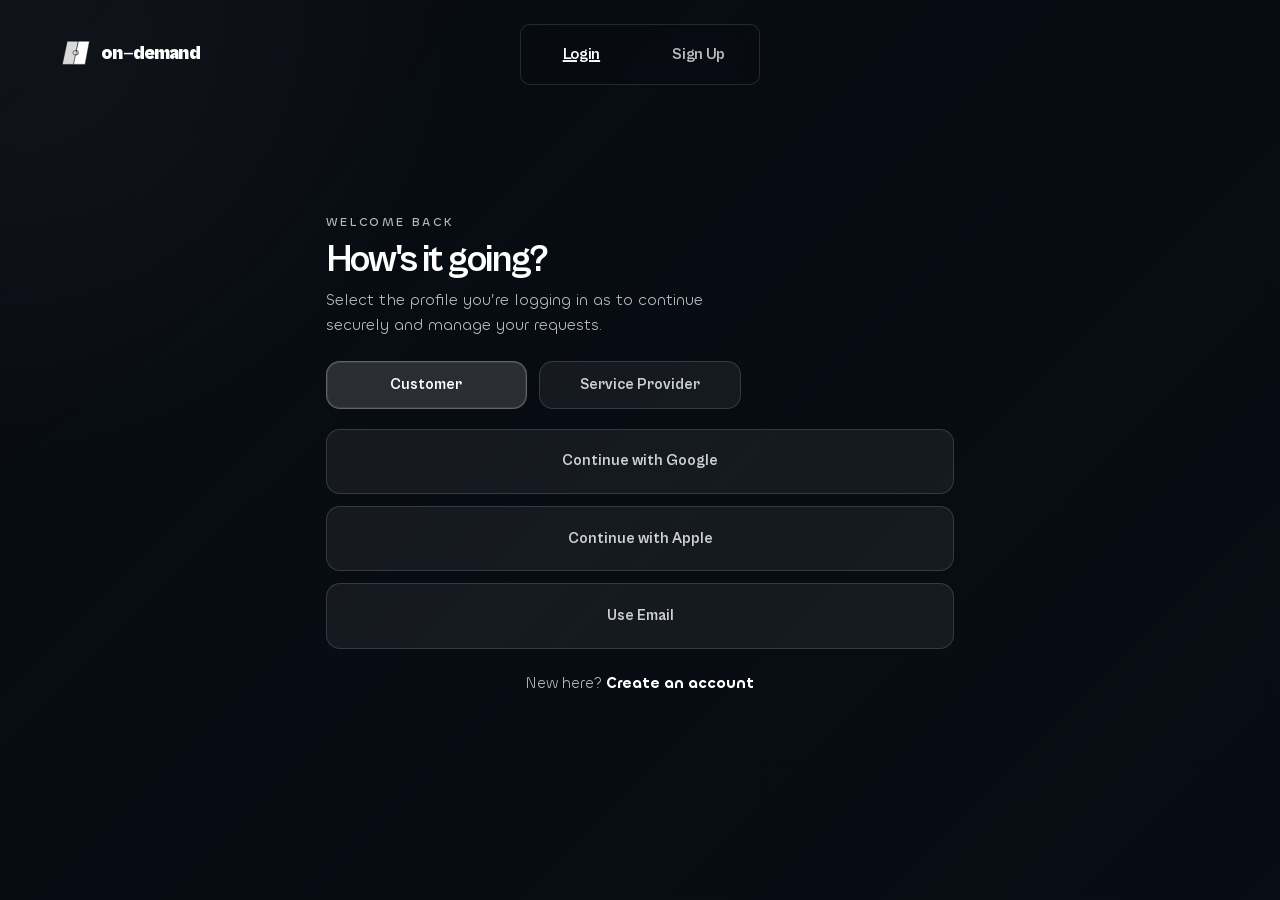
<file: login.html>
<!DOCTYPE html>
<html lang="en">
<head>
  <meta charset="UTF-8">
  <meta name="viewport" content="width=device-width, initial-scale=1.0">
  <title>On-Demand — Login</title>
  <meta name="description" content="Log in to On-Demand and continue your service journey securely.">
  <link rel="icon" type="image/svg+xml" href="assets/brand-mark.svg">
  <link rel="apple-touch-icon" href="assets/brand-mark.svg">
  <link rel="stylesheet" href="css/base.css">
  <link rel="stylesheet" href="css/login.css">
</head>
<body class="auth-page">
  <video class="auth-video" autoplay muted loop playsinline poster="https://www.pexels.com/download/video/8293017/">
    <source src="https://www.pexels.com/download/video/8293017/" type="video/mp4">
  </video>
  <div class="auth-backdrop" aria-hidden="true"></div>

  <header class="auth-header">
    <div class="auth-brand">
      <a href="index.html" class="brand" aria-label="Back to home">
        <span class="brand-mark" aria-hidden="true"><img src="assets/brand-mark.svg" alt="On-Demand brand mark"></span>
        <span class="logo-word">on<span>—</span>demand</span>
      </a>
    </div>

    <nav class="auth-switch" aria-label="Authentication navigation">
      <a href="login.html" class="active">Login</a>
      <a href="signup.html">Sign Up</a>
    </nav>
  </header>

  <main class="auth-shell">
    <section class="auth-card" aria-live="polite">
      <div class="card-top">
        <p class="label">Welcome back</p>
        <h1>How's it going?</h1>
        <p class="subtitle"><bold>Select the profile you’re logging in as to continue securely and manage your requests.</bold></p>
      </div>

      <div class="category-picker" role="tablist" aria-label="Choose account type">
        <button type="button" class="btn-select is-selected" data-kind="category" data-role="customer" data-target="customer-options" aria-selected="true">Customer</button>
        <button type="button" class="btn-select" data-kind="category" data-role="provider" data-target="provider-options" aria-selected="false">Service Provider</button>
      </div>

      <div class="auth-options is-visible" data-role="customer" id="customer-options">
        <button type="button" class="btn-select auth-option" data-kind="option" data-role="customer" data-action="google" aria-selected="false">Continue with Google</button>
        <button type="button" class="btn-select auth-option" data-kind="option" data-role="customer" data-action="apple" aria-selected="false">Continue with Apple</button>
        <button type="button" class="btn-select auth-option" data-kind="option" data-role="customer" data-action="email" data-target="customer-login" aria-selected="false">Use Email</button>
      </div>

      <div class="auth-options" data-role="provider" id="provider-options">
        <button type="button" class="btn-select auth-option" data-kind="option" data-role="provider" data-action="google" aria-selected="false">Continue with Google</button>
        <button type="button" class="btn-select auth-option" data-kind="option" data-role="provider" data-action="apple" aria-selected="false">Continue with Apple</button>
        <button type="button" class="btn-select auth-option" data-kind="option" data-role="provider" data-action="email" data-target="provider-login" aria-selected="false">Use Email</button>
      </div>

      <form id="customer-login" class="auth-form" data-role="customer" novalidate>
        <div class="form-grid">
          <div class="form-row">
            <input class="form-field" type="email" name="customerEmail" placeholder="Email address" aria-label="Customer email">
          </div>
          <div class="form-row password-row">
            <input id="customer-login-password" class="form-field" type="password" name="customerPassword" placeholder="Password" aria-label="Customer password">
            <button type="button" class="toggle-password" data-target="customer-login-password" aria-label="Show password" aria-pressed="false">
              <svg class="icon-eye-open" viewBox="0 0 24 24" aria-hidden="true"><path d="M2 12s3.5-6 10-6 10 6 10 6-3.5 6-10 6S2 12 2 12Z"/><circle cx="12" cy="12" r="3"/></svg>
              <svg class="icon-eye-closed" viewBox="0 0 24 24" aria-hidden="true"><path d="M3 3l18 18"/><path d="M10.6 10.6A2 2 0 0 0 13.4 13.4"/><path d="M9.3 5.8A12.2 12.2 0 0 1 12 5c6.5 0 10 7 10 7a18.3 18.3 0 0 1-4.6 5.8"/><path d="M6.5 6.9A17.8 17.8 0 0 0 2 12s3.5 7 10 7a11.2 11.2 0 0 0 5.5-1.5"/></svg>
            </button>
          </div>
          <div class="form-actions">
            <button type="submit" class="btn btn-light">Login</button>
            <a href="#" class="auth-link">Forgot password?</a>
          </div>
        </div>
      </form>

      <form id="provider-login" class="auth-form" data-role="provider" novalidate>
        <div class="form-grid">
          <div class="form-row">
            <input class="form-field" type="text" name="providerID" placeholder="Enter Service Provider ID" aria-label="Service provider ID">
          </div>
          <div class="form-row password-row">
            <input id="provider-login-password" class="form-field" type="password" name="providerPassword" placeholder="Password" aria-label="Service provider password">
            <button type="button" class="toggle-password" data-target="provider-login-password" aria-label="Show password" aria-pressed="false">
              <svg class="icon-eye-open" viewBox="0 0 24 24" aria-hidden="true"><path d="M2 12s3.5-6 10-6 10 6 10 6-3.5 6-10 6S2 12 2 12Z"/><circle cx="12" cy="12" r="3"/></svg>
              <svg class="icon-eye-closed" viewBox="0 0 24 24" aria-hidden="true"><path d="M3 3l18 18"/><path d="M10.6 10.6A2 2 0 0 0 13.4 13.4"/><path d="M9.3 5.8A12.2 12.2 0 0 1 12 5c6.5 0 10 7 10 7a18.3 18.3 0 0 1-4.6 5.8"/><path d="M6.5 6.9A17.8 17.8 0 0 0 2 12s3.5 7 10 7a11.2 11.2 0 0 0 5.5-1.5"/></svg>
            </button>
          </div>
          <div class="form-actions">
            <button type="submit" class="btn btn-light">Login</button>
            <a href="#" class="auth-link">Forgot password?</a>
          </div>
        </div>
      </form>

      <div id="customer-success-screen" class="auth-screen" aria-live="polite">
        <div class="auth-screen__panel">
          <p class="label">All set</p>
          <h2>Your email is verified</h2>
          <p class="subtitle">Welcome back to On-Demand. Redirecting you to your home page.</p>
        </div>
      </div>

      <p class="auth-footer">New here? <a href="signup.html">Create an account</a></p>
    </section>
  </main>

  <script src="js/auth.js"></script>
</body>
</html>
</file>
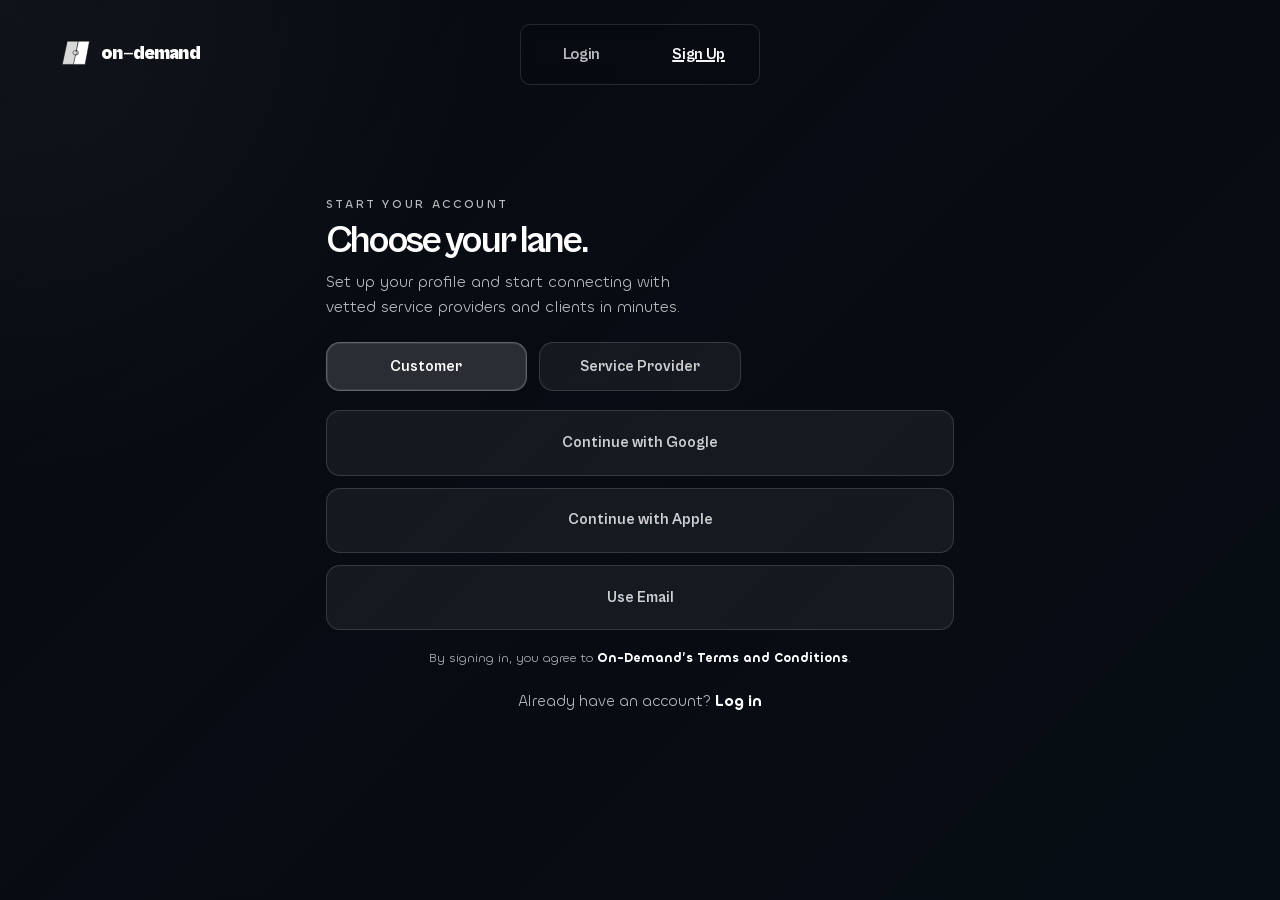
<file: signup.html>
<!DOCTYPE html>
<html lang="en">
<head>
  <meta charset="UTF-8">
  <meta name="viewport" content="width=device-width, initial-scale=1.0">
  <title>On-Demand — Sign up</title>
  <meta name="description" content="Create an On-Demand account to connect with trusted local service professionals.">
  <link rel="icon" type="image/svg+xml" href="assets/brand-mark.svg">
  <link rel="apple-touch-icon" href="assets/brand-mark.svg">
  <link rel="stylesheet" href="css/base.css">
  <link rel="stylesheet" href="css/login.css">
</head>
<body class="auth-page">
  <video class="auth-video" autoplay muted loop playsinline poster="https://www.pexels.com/download/video/4296258/">
    <source src="https://www.pexels.com/download/video/4296258/" type="video/mp4">
  </video>
  <div class="auth-backdrop" aria-hidden="true"></div>

  <header class="auth-header">
    <div class="auth-brand">
      <a href="index.html" class="brand" aria-label="Back to home">
        <span class="brand-mark" aria-hidden="true"><img src="assets/brand-mark.svg" alt="On-Demand brand mark"></span>
        <span class="logo-word">on<span>—</span>demand</span>
      </a>
    </div>

    <nav class="auth-switch" aria-label="Authentication navigation">
      <a href="login.html">Login</a>
      <a href="signup.html" class="active">Sign Up</a>
    </nav>
  </header>

  <main class="auth-shell">
    <section class="auth-card" aria-live="polite">
      <div class="card-top">
        <p class="label">Start your account</p>
        <h1>Choose your lane.</h1>
        <p class="subtitle"><bold>Set up your profile and start connecting with vetted service providers and clients in minutes.</bold></p>
      </div>

      <div class="category-picker" role="tablist" aria-label="Choose account type">
        <button type="button" class="btn-select is-selected" data-kind="category" data-role="customer" data-target="customer-options" aria-selected="true">Customer</button>
        <button type="button" class="btn-select" data-kind="category" data-role="provider" data-target="provider-options" aria-selected="false">Service Provider</button>
      </div>

      <div class="auth-options is-visible" id="customer-options" data-role="customer">
        <button type="button" class="btn-select auth-option" data-kind="option" data-role="customer" data-action="google" data-target="customer-success-screen" aria-selected="false">Continue with Google</button>
        <button type="button" class="btn-select auth-option" data-kind="option" data-role="customer" data-action="apple" data-target="customer-success-screen" aria-selected="false">Continue with Apple</button>
        <button type="button" class="btn-select auth-option" data-kind="option" data-role="customer" data-action="email" data-target="customer-email-form" aria-selected="false">Use Email</button>
      </div>

      <div class="auth-options" id="provider-options" data-role="provider">
        <button type="button" class="btn-select auth-option" data-kind="option" data-role="provider" data-action="google" data-target="provider-onboarding" aria-selected="false">Continue with Google</button>
        <button type="button" class="btn-select auth-option" data-kind="option" data-role="provider" data-action="apple" data-target="provider-onboarding" aria-selected="false">Continue with Apple</button>
        <button type="button" class="btn-select auth-option" data-kind="option" data-role="provider" data-action="email" data-target="provider-email-form" aria-selected="false">Use Email</button>
      </div>

      <form id="customer-email-form" class="auth-form" data-role="customer" novalidate>
        <div class="form-grid">
          <div class="form-row">
            <input class="form-field" type="text" name="fullName" placeholder="Full name" aria-label="Full name">
          </div>
          <div class="form-row">
            <input class="form-field" type="email" name="email" placeholder="Email address" aria-label="Email address">
          </div>
          <div class="form-row password-row">
            <input id="customer-signup-password" class="form-field" type="password" name="password" placeholder="Password" aria-label="Password">
            <button type="button" class="toggle-password" data-target="customer-signup-password" aria-label="Show password" aria-pressed="false">
              <svg class="icon-eye-open" viewBox="0 0 24 24" aria-hidden="true"><path d="M2 12s3.5-6 10-6 10 6 10 6-3.5 6-10 6S2 12 2 12Z"/><circle cx="12" cy="12" r="3"/></svg>
              <svg class="icon-eye-closed" viewBox="0 0 24 24" aria-hidden="true"><path d="M3 3l18 18"/><path d="M10.6 10.6A2 2 0 0 0 13.4 13.4"/><path d="M9.3 5.8A12.2 12.2 0 0 1 12 5c6.5 0 10 7 10 7a18.3 18.3 0 0 1-4.6 5.8"/><path d="M6.5 6.9A17.8 17.8 0 0 0 2 12s3.5 7 10 7a11.2 11.2 0 0 0 5.5-1.5"/></svg>
            </button>
          </div>
          <div class="form-row password-row">
            <input id="customer-signup-confirm" class="form-field" type="password" name="confirmPassword" placeholder="Confirm password" aria-label="Confirm password">
            <button type="button" class="toggle-password" data-target="customer-signup-confirm" aria-label="Show password" aria-pressed="false">
              <svg class="icon-eye-open" viewBox="0 0 24 24" aria-hidden="true"><path d="M2 12s3.5-6 10-6 10 6 10 6-3.5 6-10 6S2 12 2 12Z"/><circle cx="12" cy="12" r="3"/></svg>
              <svg class="icon-eye-closed" viewBox="0 0 24 24" aria-hidden="true"><path d="M3 3l18 18"/><path d="M10.6 10.6A2 2 0 0 0 13.4 13.4"/><path d="M9.3 5.8A12.2 12.2 0 0 1 12 5c6.5 0 10 7 10 7a18.3 18.3 0 0 1-4.6 5.8"/><path d="M6.5 6.9A17.8 17.8 0 0 0 2 12s3.5 7 10 7a11.2 11.2 0 0 0 5.5-1.5"/></svg>
            </button>
          </div>
          <div class="form-actions">
            <button type="submit" class="btn btn-light">Create account</button>
          </div>
        </div>
      </form>

      <form id="provider-email-form" class="auth-form" data-role="provider" novalidate>
        <div class="form-grid">
          <div class="form-row">
            <input class="form-field" type="text" name="fullName" placeholder="Full name" aria-label="Full name">
          </div>
          <div class="form-row">
            <input class="form-field" type="email" name="email" placeholder="Professional email" aria-label="Professional email">
          </div>
          <div class="form-row password-row">
            <input id="provider-signup-password" class="form-field" type="password" name="password" placeholder="Password" aria-label="Password">
            <button type="button" class="toggle-password" data-target="provider-signup-password" aria-label="Show password" aria-pressed="false">
              <svg class="icon-eye-open" viewBox="0 0 24 24" aria-hidden="true"><path d="M2 12s3.5-6 10-6 10 6 10 6-3.5 6-10 6S2 12 2 12Z"/><circle cx="12" cy="12" r="3"/></svg>
              <svg class="icon-eye-closed" viewBox="0 0 24 24" aria-hidden="true"><path d="M3 3l18 18"/><path d="M10.6 10.6A2 2 0 0 0 13.4 13.4"/><path d="M9.3 5.8A12.2 12.2 0 0 1 12 5c6.5 0 10 7 10 7a18.3 18.3 0 0 1-4.6 5.8"/><path d="M6.5 6.9A17.8 17.8 0 0 0 2 12s3.5 7 10 7a11.2 11.2 0 0 0 5.5-1.5"/></svg>
            </button>
          </div>
          <div class="form-row password-row">
            <input id="provider-signup-confirm" class="form-field" type="password" name="confirmPassword" placeholder="Confirm password" aria-label="Confirm password">
            <button type="button" class="toggle-password" data-target="provider-signup-confirm" aria-label="Show password" aria-pressed="false">
              <svg class="icon-eye-open" viewBox="0 0 24 24" aria-hidden="true"><path d="M2 12s3.5-6 10-6 10 6 10 6-3.5 6-10 6S2 12 2 12Z"/><circle cx="12" cy="12" r="3"/></svg>
              <svg class="icon-eye-closed" viewBox="0 0 24 24" aria-hidden="true"><path d="M3 3l18 18"/><path d="M10.6 10.6A2 2 0 0 0 13.4 13.4"/><path d="M9.3 5.8A12.2 12.2 0 0 1 12 5c6.5 0 10 7 10 7a18.3 18.3 0 0 1-4.6 5.8"/><path d="M6.5 6.9A17.8 17.8 0 0 0 2 12s3.5 7 10 7a11.2 11.2 0 0 0 5.5-1.5"/></svg>
            </button>
          </div>
          <div class="form-actions">
            <button type="button" class="btn btn-light" data-next-screen="verification-screen">Continue</button>
          </div>
        </div>
      </form>

      <form id="provider-onboarding" class="auth-form" data-role="provider" novalidate>
        <div class="form-grid">
          <div class="form-row">
            <select class="form-select" name="serviceCategory" aria-label="Service category">
              <option value="" selected disabled>Service category</option>
              <option>Plumbing</option>
              <option>Electrical</option>
              <option>Cleaning</option>
              <option>Painting</option>
              <option>Appliance Repair</option>
              <option>Carpentry</option>
              <option>Landscaping</option>
              <option>Dispatch</option>
              <option>Other</option>
            </select>
          </div>
          <div class="form-row">
            <label class="file-upload" for="identification-document">
              <span class="file-upload__label">Upload ID document</span>
              <input id="identification-document" class="form-field file-field" type="file" name="identificationDocument" accept=".pdf,.jpg,.jpeg,.png" aria-label="Upload ID document">
            </label>
          </div>
          <div class="form-row">
            <label class="file-upload" for="business-license">
              <span class="file-upload__label">Upload business or trade proof</span>
              <input id="business-license" class="form-field file-field" type="file" name="businessLicense" accept=".pdf,.jpg,.jpeg,.png" aria-label="Upload business or trade proof">
            </label>
          </div>
          <div class="form-actions">
            <button type="button" class="btn btn-light" data-next-screen="verification-screen">Request verification</button>
          </div>
        </div>
      </form>

      <div id="verification-screen" class="auth-screen" aria-live="polite">
        <div class="auth-screen__panel">
          <p class="label">Check your inbox</p>
          <h2>Confirm your email</h2>
          <p class="subtitle">We just sent a verification link to your email. Open it to continue.</p>
          <button type="button" class="btn btn-light" data-verify="true">I've clicked the link</button>
        </div>
      </div>

      <div id="provider-processing-screen" class="auth-screen" aria-live="polite">
        <div class="auth-screen__panel">
          <p class="label">Almost there</p>
          <h2>Verification request is processing</h2>
          <p class="subtitle">Your service provider review is being processed. We’ll send feedback shortly.</p>
        </div>
      </div>

      <div id="customer-success-screen" class="auth-screen" aria-live="polite">
        <div class="auth-screen__panel">
          <p class="label">All set</p>
          <h2>Your email is verified</h2>
          <p class="subtitle">Welcome to On-Demand. You can now continue to your account.</p>
        </div>
      </div>

      <p class="auth-legal">By signing in, you agree to <a href="terms.html">On-Demand’s Terms and Conditions</a>.</p>
      <p class="auth-footer">Already have an account? <a href="login.html">Log in</a></p>
    </section>
  </main>

  <script src="js/auth.js"></script>
</body>
</html>
</file>
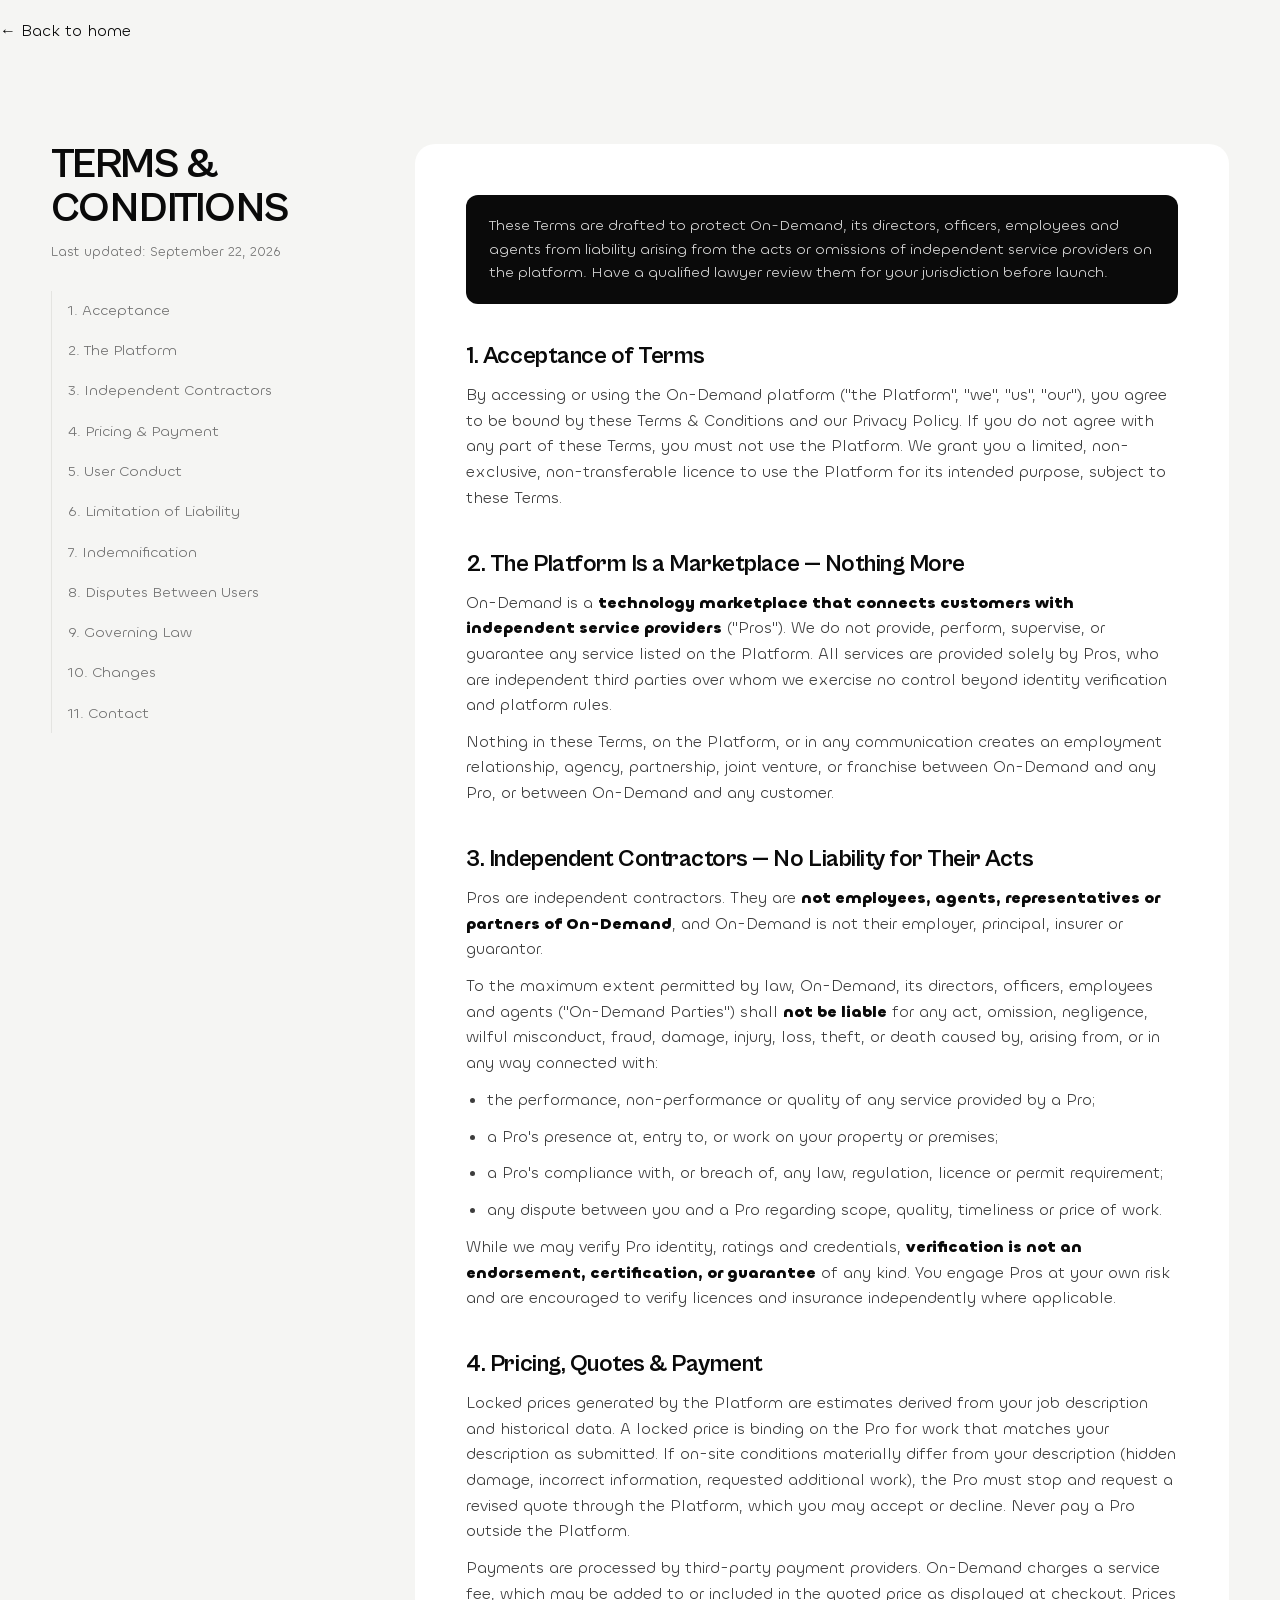
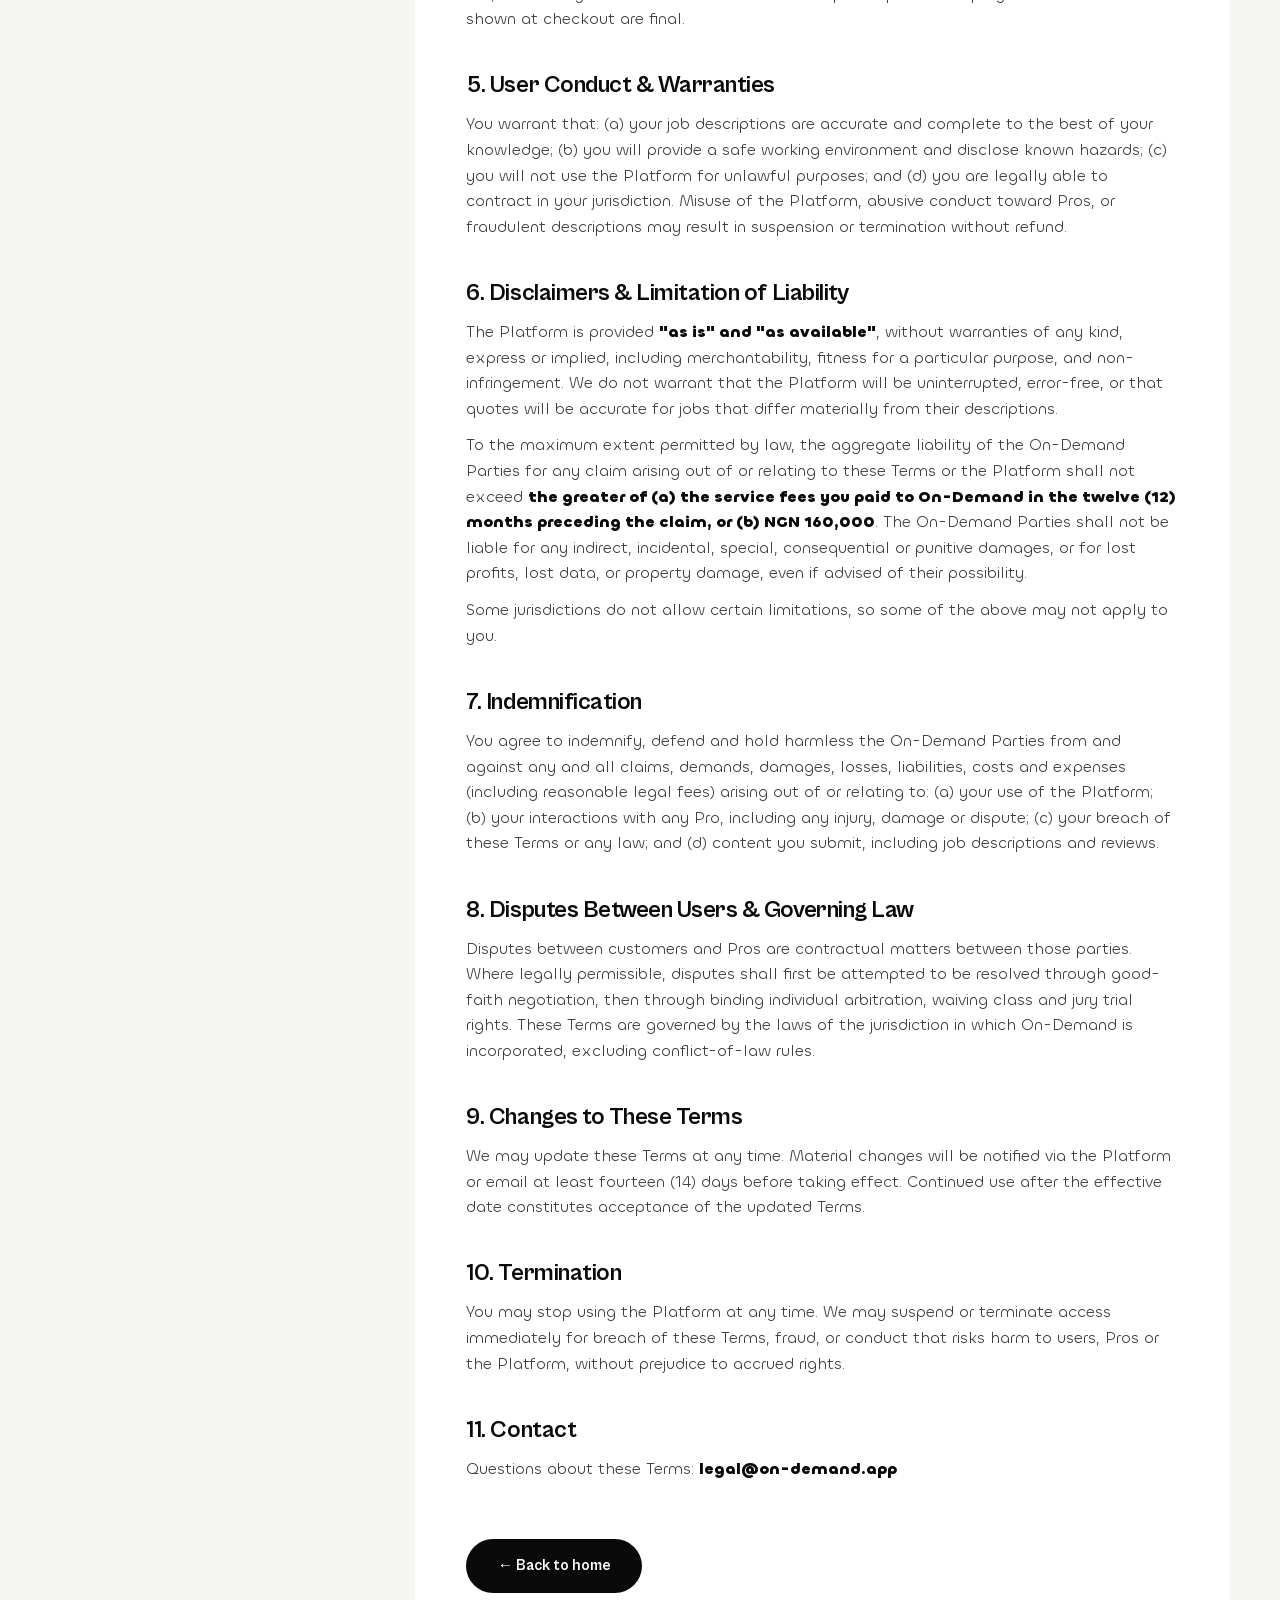
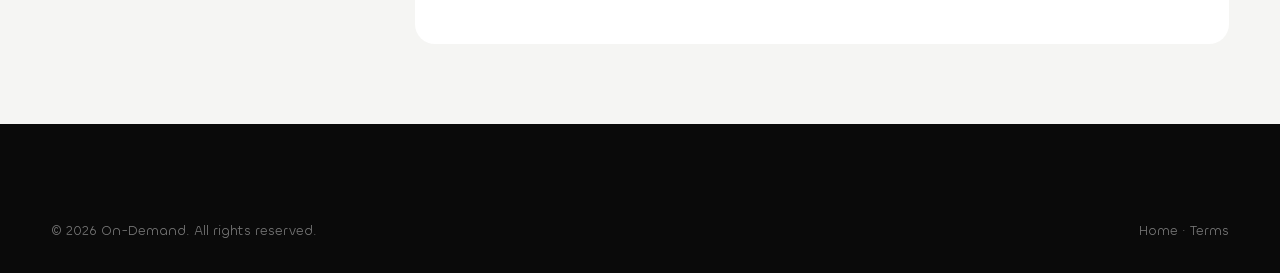
<file: terms.html>
﻿<!DOCTYPE html>
<html lang="en">
<head>
  <meta charset="UTF-8">
  <meta name="viewport" content="width=device-width, initial-scale=1.0">
  <title>Terms & Conditions — On-Demand</title>
  <meta name="description" content="Terms and Conditions governing the use of the On-Demand platform.">
  <link rel="icon" type="image/svg+xml" href="assets/brand-mark.svg">
  <link rel="apple-touch-icon" href="assets/brand-mark.svg">
  <link rel="stylesheet" href="css/base.css">
  <link rel="stylesheet" href="css/terms.css">
</head>
<body>

  <header class="header" id="header">
    <div class="backbtn">
      <a href="index.html" aria-label="Back to home">
        <span class="backbtn-icon" aria-hidden="true">←</span>
        <span class="backbtn-text">Back to home</span>
      </a>
    </div>
  </header>

  <main class="terms-page">
    <div class="container terms-wrap">

      <aside class="terms-side">
        <h1>Terms &<br>Conditions</h1>
        <p class="terms-date">Last updated: September 22, 2026</p>
        <nav class="terms-nav">
          <a href="#acceptance">1. Acceptance</a>
          <a href="#platform">2. The Platform</a>
          <a href="#contractors">3. Independent Contractors</a>
          <a href="#pricing">4. Pricing & Payment</a>
          <a href="#conduct">5. User Conduct</a>
          <a href="#liability">6. Limitation of Liability</a>
          <a href="#indemnity">7. Indemnification</a>
          <a href="#disputes">8. Disputes Between Users</a>
          <a href="#law">9. Governing Law</a>
          <a href="#changes">10. Changes</a>
          <a href="#contact">11. Contact</a>
        </nav>
      </aside>

      <article class="terms-body">

        <div class="terms-note">
          These Terms are drafted to protect On-Demand, its directors, officers, employees and agents
          from liability arising from the acts or omissions of independent service providers on the platform.
          Have a qualified lawyer review them for your jurisdiction before launch.
        </div>

        <section id="acceptance">
          <h2>1. Acceptance of Terms</h2>
          <p>By accessing or using the On-Demand platform ("the Platform", "we", "us", "our"), you agree to be
            bound by these Terms & Conditions and our Privacy Policy. If you do not agree with any part of these
            Terms, you must not use the Platform. We grant you a limited, non-exclusive, non-transferable licence
            to use the Platform for its intended purpose, subject to these Terms.</p>
        </section>

        <section id="platform">
          <h2>2. The Platform Is a Marketplace — Nothing More</h2>
          <p>On-Demand is a <strong>technology marketplace that connects customers with independent service
            providers</strong> ("Pros"). We do not provide, perform, supervise, or guarantee any service listed on
            the Platform. All services are provided solely by Pros, who are independent third parties over whom
            we exercise no control beyond identity verification and platform rules.</p>
          <p>Nothing in these Terms, on the Platform, or in any communication creates an employment relationship,
            agency, partnership, joint venture, or franchise between On-Demand and any Pro, or between On-Demand
            and any customer.</p>
        </section>

        <section id="contractors">
          <h2>3. Independent Contractors — No Liability for Their Acts</h2>
          <p>Pros are independent contractors. They are <strong>not employees, agents, representatives or
            partners of On-Demand</strong>, and On-Demand is not their employer, principal, insurer or guarantor.</p>
          <p>To the maximum extent permitted by law, On-Demand, its directors, officers, employees and agents
            ("On-Demand Parties") shall <strong>not be liable</strong> for any act, omission, negligence, wilful
            misconduct, fraud, damage, injury, loss, theft, or death caused by, arising from, or in any way
            connected with:</p>
          <ul>
            <li>the performance, non-performance or quality of any service provided by a Pro;</li>
            <li>a Pro's presence at, entry to, or work on your property or premises;</li>
            <li>a Pro's compliance with, or breach of, any law, regulation, licence or permit requirement;</li>
            <li>any dispute between you and a Pro regarding scope, quality, timeliness or price of work.</li>
          </ul>
          <p>While we may verify Pro identity, ratings and credentials, <strong>verification is not an endorsement,
            certification, or guarantee</strong> of any kind. You engage Pros at your own risk and are encouraged
            to verify licences and insurance independently where applicable.</p>
        </section>

        <section id="pricing">
          <h2>4. Pricing, Quotes & Payment</h2>
          <p>Locked prices generated by the Platform are estimates derived from your job description and historical
            data. A locked price is binding on the Pro for work that matches your description as submitted.
            If on-site conditions materially differ from your description (hidden damage, incorrect information,
            requested additional work), the Pro must stop and request a revised quote through the Platform, which
            you may accept or decline. Never pay a Pro outside the Platform.</p>
          <p>Payments are processed by third-party payment providers. On-Demand charges a service fee, which may be
            added to or included in the quoted price as displayed at checkout. Prices shown at checkout are final.</p>
        </section>

        <section id="conduct">
          <h2>5. User Conduct & Warranties</h2>
          <p>You warrant that: (a) your job descriptions are accurate and complete to the best of your knowledge;
            (b) you will provide a safe working environment and disclose known hazards; (c) you will not use the
            Platform for unlawful purposes; and (d) you are legally able to contract in your jurisdiction.
            Misuse of the Platform, abusive conduct toward Pros, or fraudulent descriptions may result in
            suspension or termination without refund.</p>
        </section>

        <section id="liability">
          <h2>6. Disclaimers & Limitation of Liability</h2>
          <p>The Platform is provided <strong>"as is" and "as available"</strong>, without warranties of any kind,
            express or implied, including merchantability, fitness for a particular purpose, and non-infringement.
            We do not warrant that the Platform will be uninterrupted, error-free, or that quotes will be accurate
            for jobs that differ materially from their descriptions.</p>
          <p>To the maximum extent permitted by law, the aggregate liability of the On-Demand Parties for any claim
            arising out of or relating to these Terms or the Platform shall not exceed <strong>the greater of (a)
            the service fees you paid to On-Demand in the twelve (12) months preceding the claim, or (b)
            NGN 160,000</strong>. The On-Demand Parties shall not be liable for any indirect,
            incidental, special, consequential or punitive damages, or for lost profits, lost data, or property
            damage, even if advised of their possibility.</p>
          <p>Some jurisdictions do not allow certain limitations, so some of the above may not apply to you.</p>
        </section>

        <section id="indemnity">
          <h2>7. Indemnification</h2>
          <p>You agree to indemnify, defend and hold harmless the On-Demand Parties from and against any and all
            claims, demands, damages, losses, liabilities, costs and expenses (including reasonable legal fees)
            arising out of or relating to: (a) your use of the Platform; (b) your interactions with any Pro,
            including any injury, damage or dispute; (c) your breach of these Terms or any law; and (d) content
            you submit, including job descriptions and reviews.</p>
        </section>

        <section id="disputes">
          <h2>8. Disputes Between Users & Governing Law</h2>
          <p>Disputes between customers and Pros are contractual matters between those parties. Where legally
            permissible, disputes shall first be attempted to be resolved through good-faith negotiation, then
            through binding individual arbitration, waiving class and jury trial rights. These Terms are governed
            by the laws of the jurisdiction in which On-Demand is incorporated, excluding conflict-of-law rules.</p>
        </section>

        <section id="law">
          <h2>9. Changes to These Terms</h2>
          <p>We may update these Terms at any time. Material changes will be notified via the Platform or email
            at least fourteen (14) days before taking effect. Continued use after the effective date constitutes
            acceptance of the updated Terms.</p>
        </section>

        <section id="changes">
          <h2>10. Termination</h2>
          <p>You may stop using the Platform at any time. We may suspend or terminate access immediately for
            breach of these Terms, fraud, or conduct that risks harm to users, Pros or the Platform, without
            prejudice to accrued rights.</p>
        </section>

        <section id="contact">
          <h2>11. Contact</h2>
          <p>Questions about these Terms: <strong>legal@on-demand.app</strong></p>
        </section>

        <a href="index.html" class="btn btn-dark terms-back">← Back to home</a>
      </article>
    </div>
  </main>

  <footer class="footer">
    <div class="container footer-bottom">
      <p>© <span id="year"></span> On-Demand. All rights reserved.</p>
      <p><a href="index.html">Home</a> · <a href="terms.html">Terms</a></p>
    </div>
  </footer>

  <script src="js/main.js"></script>
</body>
</html>
</file>
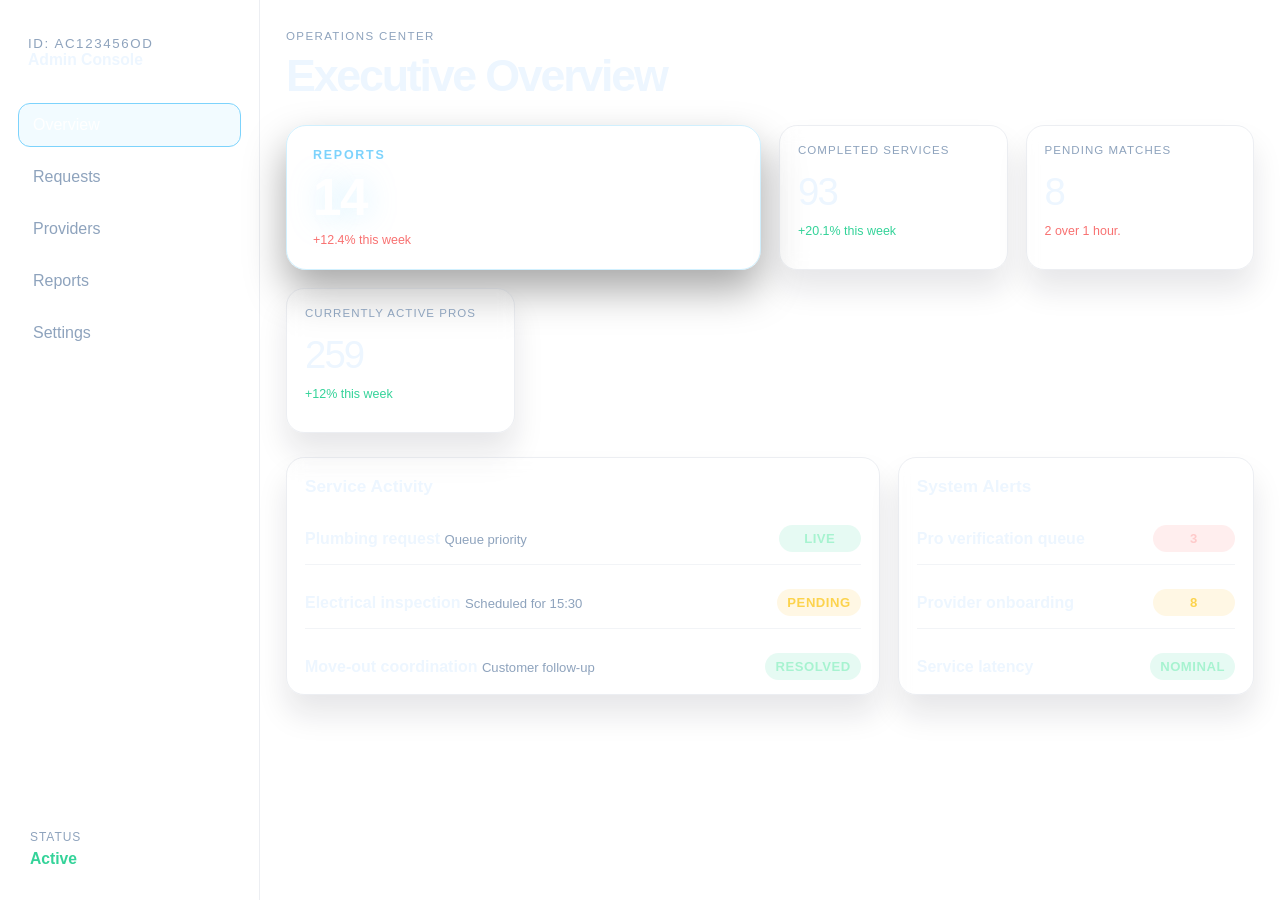
<file: secret-staff-entry/portal.html>
<!DOCTYPE html>
<html lang="en">
  <head>
    <meta charset="UTF-8" />
    <meta name="viewport" content="width=device-width, initial-scale=1.0" />
    <title>Administrative Console</title>
    <meta name="description" content="Restricted administrative control panel." />
    <style>
      :root {
        --bg: #07131d;
        --panel: rgba(15, 23, 42, 0.78);
        --panel-border: rgba(148, 163, 184, 0.18);
        --sidebar: transparent;
        --sidebar-alt: transparent;
        --soft: #edf6ff;
        --muted: #8ea3bd;
        --strong: #dfeeff;
        --accent: #7dd3fc;
        --accent-soft: rgba(125, 211, 252, 0.1);
        --success: #34d399;
        --warning: #fbbf24;
        --danger: #f87171;
      }

      * {
        box-sizing: border-box;
      }

      html,
      body {
        margin: 0;
        min-height: 100%;
        font-family: Inter, "Segoe UI", sans-serif;
        background: url('https://images.pexels.com/photos/9487626/pexels-photo-9487626.jpeg') no-repeat center center / cover;
        color: var(--soft);
      }

      body {
        display: none !important;
      }

      body.portal-ready {
        display: block !important;
        animation: reveal 0.22s ease;
      }

      @keyframes reveal {
        from { opacity: 0; }
        to { opacity: 1; }
      }

      .portal-shell {
        position: relative;
        display: flex;
        min-height: 100vh;
        background: url('https://images.pexels.com/photos/9487626/pexels-photo-9487626.jpeg') no-repeat center center / cover;
      }

      .portal-shell::before {
        content: "";
        position: fixed;
        inset: 0;
        z-index: 0;
      }

      .sidebar,
      .content {
        position: relative;
        z-index: 1;
      }

      .sidebar {
        width: 260px;
        background: transparent;
        border-right: 1px solid var(--panel-border);
        padding: 28px 18px 18px;
        display: flex;
        flex-direction: column;
        gap: 20px;
      }

      .brand-mark {
        display: flex;
        align-items: center;
        justify-content: center;
        width: 46px;
        height: 46px;
        border-radius: 14px;
        background: linear-gradient(135deg, rgba(125, 211, 252, 0.12), rgba(147, 197, 253, 0.2));
        border: 1px solid var(--panel-border);
        color: var(--strong);
        font-weight: 700;
        letter-spacing: 0.08em;
      }

      .brand-row {
        display: flex;
        align-items: center;
        gap: 12px;
        padding: 8px 10px 14px;
      }

      .brand-copy {
        display: flex;
        flex-direction: column;
      }

      .brand-copy small {
        color: var(--muted);
        letter-spacing: 0.12em;
        text-transform: uppercase;
      }

      .brand-copy strong {
        font-size: 0.98rem;
      }

      .nav-group {
        display: grid;
        gap: 8px;
      }

      .nav-item {
        appearance: none;
        border: 1px solid transparent;
        background: transparent;
        color: var(--muted);
        padding: 12px 14px;
        border-radius: 12px;
        text-align: left;
        font: inherit;
        cursor: pointer;
        transition: 0.2s ease;
      }

      .nav-item.active {
        border-color: var(--accent);
        color: white;
        background: var(--accent-soft);
      }

      .nav-item:hover {
        background: rgba(148, 163, 184, 0.08);
        color: var(--soft);
      }

      .sidebar-footer {
        margin-top: auto;
        padding: 14px 12px;
        border-radius: 14px;
        background: transparent;
        display: grid;
        gap: 6px;
      }

      .sidebar-footer span {
        color: var(--muted);
        font-size: 0.75rem;
        letter-spacing: 0.08em;
        text-transform: uppercase;
      }

      .sidebar-footer strong {
        color: var(--success);
        font-size: 0.98rem;
      }

      .content {
        flex: 1;
        padding: 30px 26px 40px;
      }

      .topbar {
        display: flex;
        align-items: center;
        justify-content: space-between;
        gap: 20px;
        padding-bottom: 24px;
      }

      .topbar p {
        margin: 0 0 8px;
        color: var(--muted);
        letter-spacing: 0.12em;
        text-transform: uppercase;
        font-size: 0.72rem;
      }

      .topbar h1 {
        margin: 0;
        font-size: clamp(2rem, 4vw, 2.8rem);
        letter-spacing: -0.05em;
      }

      .logout-btn {
        border: none;
        background: transparent;
        color: white;
        padding: 10px 16px;
        font: inherit;
        font-weight: 600;
        cursor: pointer;
        text-decoration: underline;
        text-decoration-thickness: 1.5px;
        text-decoration-color: white;
      }

      .menu-toggle {
        display: none;
        width: 42px;
        height: 42px;
        border: 1px solid var(--panel-border);
        border-radius: 10px;
        background: rgba(15, 23, 42, 0.35);
        color: var(--soft);
        font-size: 1.3rem;
        cursor: pointer;
      }

      .view-pane[hidden] { display: none; }

      .screen-grid {
        display: grid;
        grid-template-columns: repeat(2, minmax(0, 1fr));
        gap: 18px;
      }

      .screen-list { list-style: none; padding: 0; margin: 0; }
      .screen-list li { display: flex; justify-content: space-between; gap: 14px; padding: 14px 0; border-bottom: 1px solid rgba(148, 163, 184, 0.12); }
      .screen-list li:last-child { border-bottom: 0; }
      .screen-list span, .screen-copy { color: var(--muted); font-size: 0.84rem; }
      .settings-form { display: grid; gap: 18px; max-width: 560px; }
      .settings-row { display: flex; justify-content: space-between; align-items: center; gap: 20px; padding: 14px 0; border-bottom: 1px solid rgba(148, 163, 184, 0.12); }
      .settings-row label { display: grid; gap: 5px; }
      .settings-row input[type="checkbox"] { width: 20px; height: 20px; accent-color: var(--success); }
      .settings-save { width: fit-content; border: 1px solid var(--accent); border-radius: 8px; padding: 10px 16px; background: var(--accent-soft); color: var(--soft); font: inherit; cursor: pointer; }
      .screen-status { min-height: 1.2em; color: #a7f3d0; font-size: 0.82rem; }

      .stats-grid {
        display: grid;
        grid-template-columns: repeat(4, minmax(170px, 1fr));
        grid-auto-rows: 1fr;
        gap: 18px;
        margin-bottom: 24px;
      }

      .stat-card,
      .panel {
        background: transparent;
        border: 1px solid var(--panel-border);
        backdrop-filter: blur(8px);
        border-radius: 18px;
        box-shadow: 0 20px 30px rgba(15, 23, 42, 0.1);
      }

      .stat-card {
        padding: 18px 18px 16px;
      }

      .priority-stat-card {
        grid-column: span 2;
        display: flex;
        flex-direction: column;
        justify-content: center;
        padding: 22px 26px;
        margin-right: 0;
        border-radius: 20px;
        border: 1px solid rgba(125, 211, 252, 0.35);
        background: transparent;
        backdrop-filter: blur(4px);
        -webkit-backdrop-filter: blur(16px);
        box-shadow: 0 20px 40px rgba(0, 0, 0, 0.35);
        position: relative;
        overflow: hidden;
      }

      .priority-stat-card .stat-label {
        color: var(--accent);
        font-size: 0.78rem;
        font-weight: 700;
        letter-spacing: 0.14em;
        text-transform: uppercase;
      }

      .priority-stat-card .stat-value {
        font-size: clamp(2.4rem, 4vw, 3.4rem);
        font-weight: 800;
        letter-spacing: -0.03em;
        line-height: 1;
        color: #fff;
        margin-top: 10px;
        text-shadow: 0 2px 30px rgba(125, 211, 252, 0.35);
      }

      .stat-label {
        color: var(--muted);
        letter-spacing: 0.09em;
        text-transform: uppercase;
        font-size: 0.72rem;
      }

      .stat-value {
        margin-top: 14px;
        font-size: clamp(1.8rem, 3vw, 2.4rem);
        letter-spacing: -0.05em;
      }

      .stat-trend {
        margin-top: 10px;
        color: grey;
        font-size: 0.78rem;
      }

      .stat-trend-bad {
        margin-top: 10px;
        color: var(--danger);
        font-size: 0.78rem;
      }
      .stat-trend-good {
        margin-top: 10px;
        color: var(--success);
        font-size: 0.78rem;
      }

      .panel-grid {
        display: grid;
        grid-template-columns: 1.25fr 0.75fr;
        gap: 18px;
      }

      .panel {
        padding: 18px 18px 14px;
      }

      .panel h2 {
        margin: 0 0 16px;
        font-size: 1.08rem;
      }

      .activity-list,
      .alert-list {
        list-style: none;
        padding: 0;
        margin: 0;
        display: grid;
        gap: 12px;
      }

      .activity-item,
      .alert-item {
        display: flex;
        justify-content: space-between;
        gap: 12px;
        align-items: center;
        padding: 12px 0;
        border-bottom: 1px solid rgba(148, 163, 184, 0.12);
      }

      .activity-item:last-child,
      .alert-item:last-child {
        border-bottom: none;
        padding-bottom: 0;
      }

      .activity-item strong,
      .alert-item strong {
        font-weight: 600;
      }

      .activity-item span,
      .alert-item span {
        color: var(--muted);
        font-size: 0.82rem;
      }

      .badge {
        display: inline-flex;
        align-items: center;
        justify-content: center;
        min-width: 82px;
        border-radius: 999px;
        padding: 6px 10px;
        font-size: 0.72rem;
        font-weight: 700;
        letter-spacing: 0.04em;
        text-transform: uppercase;
      }

      .badge.success {
        background: rgba(52, 211, 153, 0.12);
        color: #a7f3d0;
      }

      .badge.warning {
        background: rgba(251, 191, 36, 0.12);
        color: #fcd34d;
      }

      .badge.danger {
        background: rgba(248, 113, 113, 0.12);
        color: #fecaca;
      }

      @media (max-width: 980px) {
        .stats-grid {
          grid-template-columns: repeat(2, minmax(170px, 1fr));
        }

        .priority-stat-card {
          grid-column: span 2;
        }

        .panel-grid {
          grid-template-columns: 1fr;
        }
      }

      @media (max-width: 760px) {
        .portal-shell {
          flex-direction: column;
        }

        .sidebar {
          display: none;
          width: 100%;
          border-right: 0;
          border-bottom: 1px solid var(--panel-border);
          padding: 8px 18px 18px;
          background: rgba(7, 19, 29, 0.78);
        }

        .sidebar.is-open {
          display: flex;
        }

        .menu-toggle {
          display: grid;
          place-items: center;
          flex: 0 0 auto;
        }

        .content {
          padding: 18px 18px 32px;
        }

        .topbar {
          flex-direction: row;
          align-items: center;
          justify-content: flex-start;
          gap: 14px;
        }

        .topbar > div {
          flex: 1;
        }

        .stats-grid {
          grid-template-columns: 1fr;
        }

        .priority-stat-card {
          grid-column: span 1;
        }

        .topbar {
          flex-direction: row;
          align-items: center;
        }

        .screen-grid {
          grid-template-columns: 1fr;
        }

        .logout-btn {
          padding: 8px 0;
        }
      }
    </style>
  </head>
  <body class="portal-ready">
    <div class="portal-shell" id="portal-app" aria-live="polite">
      <aside class="sidebar" id="portalSidebar" aria-label="Sidebar navigation">
        <div class="brand-row">
          <div class="brand-copy">
            <small>ID: AC123456OD</small>
            <strong>Admin Console</strong>
          </div>
        </div>

        <nav class="nav-group" aria-label="Main navigation">
          <button type="button" class="nav-item active" data-view="overview">Overview</button>
          <button type="button" class="nav-item" data-view="requests">Requests</button>
          <button type="button" class="nav-item" data-view="providers">Providers</button>
          <button type="button" class="nav-item" data-view="reports">Reports</button>
          <button type="button" class="nav-item" data-view="settings">Settings</button>
        </nav>

        <div class="sidebar-footer">
          <span>Status</span>
          <strong>Active</strong>
        </div>
      </aside>

      <main class="content">
        <header class="topbar">
          <button class="menu-toggle" id="menuToggle" type="button" aria-label="Open navigation menu" aria-expanded="false" aria-controls="portalSidebar">&#9776;</button>
          <div>
            <p>Operations Center</p>
            <h1 id="screenTitle">Executive Overview</h1>
          </div>
          <a href="index.html" type="button" class="logout-btn" id="logout-button">Log Out</a>
        </header>

        <section class="view-pane" id="view-overview" data-title="Executive Overview">
        <section class="stats-grid" aria-label="Key metrics">
          <article class="priority-stat-card">
            <div class="stat-label">Reports</div>
            <div class="stat-value">14</div>
            <div class="stat-trend-bad">+12.4% this week</div>
          </article>

          <article class="stat-card">
            <div class="stat-label">Completed Services</div>
            <div class="stat-value">93</div>
            <div class="stat-trend-good">+20.1% this week</div>
          </article>

          <article class="stat-card">
            <div class="stat-label">Pending Matches</div>
            <div class="stat-value">8</div>
            <div class="stat-trend-bad">2 over 1 hour.</div>
          </article>

          <article class="stat-card">
            <div class="stat-label">Currently Active Pros</div>
            <div class="stat-value">259</div>
            <div class="stat-trend-good">+12% this week</div>
          </article>
        </section>

        <section class="panel-grid">
          <article class="panel">
            <h2>Service Activity</h2>
            <ul class="activity-list">
              <li class="activity-item">
                <div>
                  <strong>Plumbing request</strong>
                  <span>Queue priority</span>
                </div>
                <span class="badge success">Live</span>
              </li>
              <li class="activity-item">
                <div>
                  <strong>Electrical inspection</strong>
                  <span>Scheduled for 15:30</span>
                </div>
                <span class="badge warning">Pending</span>
              </li>
              <li class="activity-item">
                <div>
                  <strong>Move-out coordination</strong>
                  <span>Customer follow-up</span>
                </div>
                <span class="badge success">Resolved</span>
              </li>
            </ul>
          </article>

          <article class="panel">
            <h2>System Alerts</h2>
            <ul class="alert-list">
              <li class="alert-item">
                <strong>Pro verification queue</strong>
                <span class="badge danger">3</span>
              </li>
              <li class="alert-item">
                <strong>Provider onboarding</strong>
                <span class="badge warning">8</span>
              </li>
              <li class="alert-item">
                <strong>Service latency</strong>
                <span class="badge success">Nominal</span>
              </li>
            </ul>
          </article>
        </section>
        </section>

        <section class="view-pane" id="view-requests" data-title="Service Requests" hidden>
          <section class="stats-grid" aria-label="Request metrics">
            <article class="stat-card"><div class="stat-label">Pending</div><div class="stat-value" id="requestPending">0</div><div class="stat-trend">Awaiting a provider response</div></article>
            <article class="stat-card"><div class="stat-label">Matched</div><div class="stat-value" id="requestMatched">0</div><div class="stat-trend-good">Accepted by a provider</div></article>
            <article class="stat-card"><div class="stat-label">Declined</div><div class="stat-value" id="requestDeclined">0</div><div class="stat-trend">Not accepted</div></article>
            <article class="stat-card"><div class="stat-label">Total</div><div class="stat-value" id="requestTotal">0</div><div class="stat-trend">Requests received</div></article>
          </section>
          <article class="panel"><h2>Request activity</h2><p class="screen-copy">Request volumes and statuses are summarized here. Customer location details remain in the provider request workflow.</p><ul class="screen-list" id="requestActivity"></ul></article>
        </section>

        <section class="view-pane" id="view-providers" data-title="Service Providers" hidden>
          <section class="screen-grid">
            <article class="panel"><h2>Provider overview</h2><ul class="screen-list"><li><strong>Active providers</strong><span>259</span></li><li><strong>Verification queue</strong><span>3 awaiting review</span></li><li><strong>Onboarding</strong><span>8 in progress</span></li></ul></article>
            <article class="panel"><h2>Provider standards</h2><ul class="screen-list"><li><strong>Identity checks</strong><span class="badge success">Required</span></li><li><strong>Trade credentials</strong><span class="badge success">Required</span></li><li><strong>Customer rating</strong><span class="badge warning">Monitored</span></li></ul></article>
          </section>
        </section>

        <section class="view-pane" id="view-reports" data-title="Reports & Performance" hidden>
          <section class="stats-grid" aria-label="Report metrics">
            <article class="stat-card"><div class="stat-label">Completed services</div><div class="stat-value">93</div><div class="stat-trend-good">+20.1% this week</div></article>
            <article class="stat-card"><div class="stat-label">Average match time</div><div class="stat-value">11 min</div><div class="stat-trend-good">Within target</div></article>
            <article class="stat-card"><div class="stat-label">Invoice currency</div><div class="stat-value">NGN</div><div class="stat-trend">Nigerian naira</div></article>
            <article class="stat-card"><div class="stat-label">Open reports</div><div class="stat-value">14</div><div class="stat-trend-bad">Review this week</div></article>
          </section>
          <article class="panel"><h2>Weekly performance</h2><ul class="screen-list"><li><strong>Customer satisfaction</strong><span>4.8 / 5</span></li><li><strong>Requests matched</strong><span>87%</span></li><li><strong>Invoice disputes</strong><span>2 open</span></li></ul></article>
        </section>

        <section class="view-pane" id="view-settings" data-title="Console Settings" hidden>
          <article class="panel"><h2>Preferences</h2><form class="settings-form" id="settingsForm">
            <div class="settings-row"><label for="notifyMatches"><strong>Match notifications</strong><span class="screen-copy">Notify staff about newly matched services.</span></label><input id="notifyMatches" type="checkbox"></div>
            <div class="settings-row"><label for="notifyReports"><strong>Report alerts</strong><span class="screen-copy">Show a notice for service reports that need review.</span></label><input id="notifyReports" type="checkbox"></div>
            <div class="settings-row"><label><strong>Price display</strong><span class="screen-copy">All service prices are displayed in NGN.</span></label><strong>NGN</strong></div>
            <button class="settings-save" type="submit">Save preferences</button><p class="screen-status" id="settingsStatus" role="status"></p>
          </form></article>
        </section>
      </main>
    </div>

    <script src="admin.js"></script>
  </body>
</html>
</file>
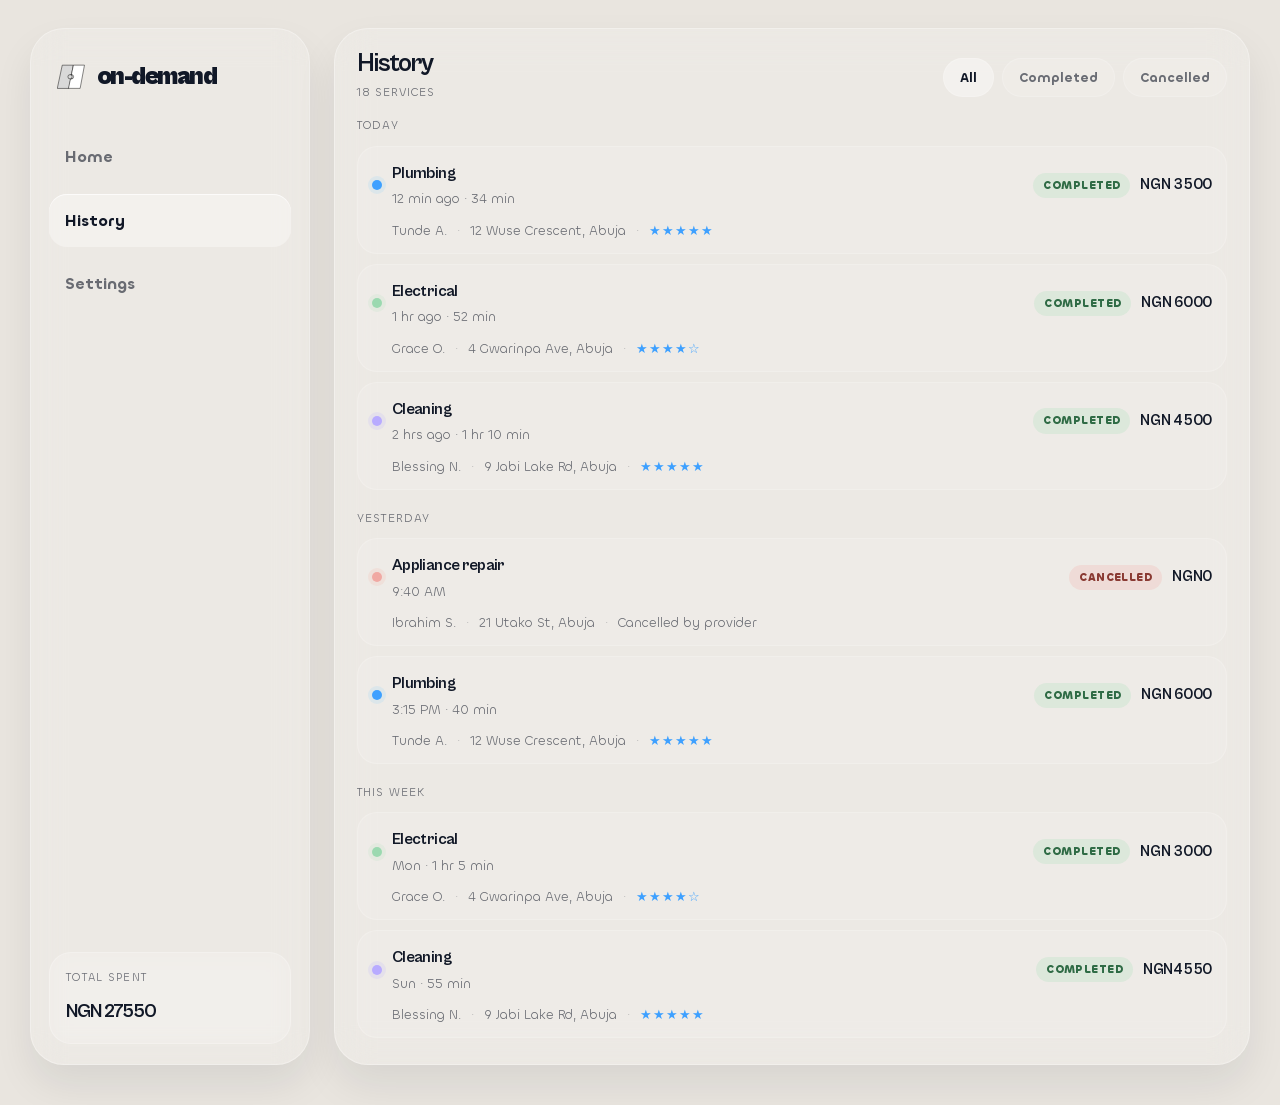
<file: TA/customer/customerHistory.html>
<!DOCTYPE html>
<html lang="en">
  <head>
    <meta charset="UTF-8" />
    <meta name="viewport" content="width=device-width, initial-scale=1.0" />
    <title>On-Demand History</title>
    <meta
      name="description"
      content="Expanded service history with glassmorphism cards, matching the home dashboard."
    />
    <link rel="icon" type="image/svg+xml" href="../../assets/brand-mark.svg" />
    <link rel="apple-touch-icon" href="../../assets/brand-mark.svg" />
    <link rel="stylesheet" href="../../css/base.css" />
    <style>
      :root {
        --page-bg: #e9e5df;
        --panel-bg: rgba(255, 255, 255, 0.18);
        --panel-border: rgba(255, 255, 255, 0.3);
        --soft: #111827;
        --soft-2: rgba(17, 24, 39, 0.72);
        --muted: rgba(17, 24, 39, 0.6);
        --shadow: rgba(15, 23, 42, 0.12);
        --accent: #69c4ff;
        --accent-strong: #3ea0ff;
        --green: #9bd9b0;
        --purple: #b8abff;
        --red: #f0a9a3;
        --white: #ffffff;
      }

      * { box-sizing: border-box; }

      html, body {
        margin: 0;
        min-height: 100%;
        font-family: var(--font-body);
        background: var(--page-bg);
        color: var(--soft);
      }

      body {
        min-height: 100vh;
        display: flex;
        align-items: center;
        justify-content: center;
        padding: 28px 24px 40px;
      }

      button {
        font: inherit;
      }

      .desktop-shell {
        width: min(1220px, 100%);
        min-height: 760px;
        display: flex;
        gap: 24px;
      }

      .sidebar {
        width: 280px;
        min-width: 280px;
        background: rgba(255,255,255,0.16);
        border: 1px solid var(--panel-border);
        border-radius: 34px;
        padding: 18px 18px 20px;
        backdrop-filter: blur(16px);
        -webkit-backdrop-filter: blur(16px);
        box-shadow: 0 20px 38px rgba(15,23,42,0.08);
        display: flex;
        flex-direction: column;
      }

      .brand {
        display: inline-flex;
        align-items: center;
        gap: 12px;
        padding: 10px 8px 18px;
        font-family: var(--font-head);
        font-weight: 800;
        font-size: clamp(1.5rem, 2vw, 2rem);
        letter-spacing: -0.06em;
      }

      .brand-mark {
        width: 28px;
        height: 28px;
        display: inline-flex;
      }

      .brand-mark img {
        width: 100%;
        height: 100%;
        display: block;
      }

      .sidebar-nav {
        display: grid;
        gap: 10px;
        margin-top: 14px;
      }

      .sidebar-nav button {
        border: 0;
        text-align: left;
        padding: 14px 16px;
        border-radius: 18px;
        background: transparent;
        color: var(--muted);
        font-weight: 600;
        transition: 0.2s ease;
      }

      .sidebar-nav button.active {
        background: rgba(255,255,255,0.34);
        color: var(--soft);
        box-shadow: inset 0 1px 0 rgba(255,255,255,0.7);
      }

      .sidebar-nav button:hover {
        background: rgba(255,255,255,0.14);
        color: var(--soft);
      }

      .side-card {
        margin-top: auto;
        background: rgba(255,255,255,0.12);
        border: 1px solid rgba(255,255,255,0.22);
        border-radius: 22px;
        padding: 16px;
        backdrop-filter: blur(12px);
        -webkit-backdrop-filter: blur(12px);
      }

      .side-card small {
        display: block;
        color: var(--muted);
        text-transform: uppercase;
        letter-spacing: 0.12em;
        font-size: 0.68rem;
      }

      .side-card strong {
        display: block;
        margin-top: 10px;
        font-size: 1.2rem;
        font-family: var(--font-head);
        letter-spacing: -0.05em;
      }

      .main-panel {
        flex: 1;
        min-width: 0;
        display: flex;
        flex-direction: column;
        gap: 18px;
      }

      /* History panel: the recent-card pattern, expanded to fill the page */
      .history-panel {
        position: relative;
        flex: 1;
        min-height: 540px;
        border-radius: 34px;
        border: 1px solid var(--panel-border);
        background: rgba(255,255,255,0.16);
        backdrop-filter: blur(18px);
        -webkit-backdrop-filter: blur(18px);
        box-shadow: 0 20px 40px rgba(15,23,42,0.08);
        padding: 22px 22px 8px;
        display: flex;
        flex-direction: column;
        gap: 14px;
        overflow: hidden;
      }

      .history-head {
        display: flex;
        align-items: center;
        justify-content: space-between;
        gap: 12px;
      }

      .history-head h1 {
        margin: 0;
        font-family: var(--font-head);
        font-size: clamp(1.4rem, 2vw, 1.9rem);
        letter-spacing: -0.06em;
      }

      .history-head span {
        color: var(--muted);
        font-size: 0.72rem;
        letter-spacing: 0.08em;
        text-transform: uppercase;
      }

      .history-filters {
        display: flex;
        gap: 8px;
      }

      .history-filters button {
        border: 0;
        padding: 8px 16px;
        border-radius: 999px;
        background: rgba(255,255,255,0.12);
        border: 1px solid rgba(255,255,255,0.18);
        color: var(--muted);
        font-weight: 600;
        font-size: 0.82rem;
      }

      .history-filters button.active {
        background: rgba(255,255,255,0.36);
        color: var(--soft);
      }

      .history-scroll {
        flex: 1;
        overflow-y: auto;
        display: grid;
        gap: 20px;
        padding-bottom: 18px;
      }

      .history-group-label {
        margin: 0 0 10px;
        color: var(--muted);
        font-size: 0.72rem;
        letter-spacing: 0.1em;
        text-transform: uppercase;
      }

      .history-list {
        display: grid;
        gap: 10px;
      }

      .history-entry {
        display: grid;
        gap: 10px;
        padding: 14px 14px 12px;
        border-radius: 20px;
        background: rgba(255,255,255,0.11);
        border: 1px solid rgba(255,255,255,0.18);
      }

      .history-entry-top {
        display: flex;
        align-items: center;
        justify-content: space-between;
        gap: 12px;
      }

      .history-entry-copy {
        display: flex;
        align-items: center;
        gap: 10px;
      }

      .history-entry-copy strong {
        display: block;
        font-family: var(--font-head);
        font-size: 1rem;
        letter-spacing: -0.04em;
      }

      .history-entry-copy small {
        display: block;
        color: var(--muted);
        margin-top: 2px;
      }

      .history-entry-right {
        display: flex;
        align-items: center;
        gap: 10px;
      }

      .price {
        font-family: var(--font-head);
        font-size: 0.94rem;
        font-weight: 700;
        letter-spacing: -0.02em;
      }

      .status-badge {
        padding: 4px 10px;
        border-radius: 999px;
        font-size: 0.68rem;
        font-weight: 700;
        letter-spacing: 0.04em;
        text-transform: uppercase;
        background: rgba(155,217,176,0.22);
        color: #2f6b45;
      }

      .status-badge.cancelled {
        background: rgba(240,169,163,0.24);
        color: #8a3a33;
      }

      .history-entry-meta {
        display: flex;
        flex-wrap: wrap;
        align-items: center;
        gap: 6px 10px;
        color: var(--muted);
        font-size: 0.82rem;
        padding-left: 20px;
      }

      .history-entry-meta .sep {
        opacity: 0.5;
      }

      .rating {
        color: var(--accent-strong);
        letter-spacing: 1px;
      }

      .dot {
        width: 10px;
        height: 10px;
        border-radius: 50%;
        background: var(--accent-strong);
        box-shadow: 0 0 0 4px rgba(105,196,255,0.14);
      }

      .dot.green { background: var(--green); box-shadow: 0 0 0 4px rgba(155,217,176,0.14); }
      .dot.purple { background: var(--purple); box-shadow: 0 0 0 4px rgba(184,171,255,0.18); }
      .dot.red { background: var(--red); box-shadow: 0 0 0 4px rgba(240,169,163,0.18); }

      .mobile-nav {
        display: none;
      }

      @media (max-width: 640px) {
        body {
          padding: 18px 14px 110px;
        }

        .desktop-shell {
          display: block;
          width: min(100%, 430px);
        }

        .sidebar {
          display: none;
        }

        .main-panel {
          width: 100%;
        }

        .history-panel {
          min-height: 680px;
          border-radius: 36px;
        }

        .history-entry-meta {
          padding-left: 0;
        }

        .mobile-nav {
          display: grid;
          grid-template-columns: repeat(3, 1fr);
          gap: 8px;
          width: min(92vw, 360px);
          position: fixed;
          left: 50%;
          bottom: 18px;
          transform: translateX(-50%);
          padding: 8px 10px;
          border-radius: 24px;
          background: rgba(255,255,255,0.18);
          border: 1px solid rgba(255,255,255,0.26);
          backdrop-filter: blur(18px);
          -webkit-backdrop-filter: blur(18px);
          box-shadow: 0 16px 30px rgba(15,23,42,0.12);
          z-index: 30;
        }

        .mobile-nav button {
          border: 0;
          background: transparent;
          color: var(--muted);
          border-radius: 16px;
          padding: 10px 8px 8px;
          display: grid;
          place-items: center;
          gap: 4px;
          font-size: 0.78rem;
          font-weight: 600;
        }

        .mobile-nav button.active {
          background: rgba(255,255,255,0.38);
          color: var(--soft);
        }

        .mobile-nav .icon {
          display: inline-flex;
          align-items: center;
          justify-content: center;
          width: 22px;
          height: 22px;
          font-size: 0.96rem;
        }
      }
    </style>
  </head>
  <body>
    <div class="desktop-shell">
      <aside class="sidebar" aria-label="Sidebar navigation">
        <div class="brand" aria-label="On-demand brand">
          <span class="brand-mark" aria-hidden="true">
            <img src="../../assets/brand-mark.svg" alt="On-Demand" />
          </span>
          <span>on-demand</span>
        </div>

        <nav class="sidebar-nav" aria-label="Main navigation">
          <button type="button" onClick="window.location.href='customerHome.html'">Home</button>
          <button type="button" onClick="window.location.href='customerHistory.html'" class="active">History</button>
          <button type="button" onClick="window.location.href='customerSettings.html'">Settings</button>
        </nav>

        <div class="side-card">
          <small>Total spent</small>
          <strong>NGN 27550</strong>
        </div>
      </aside>

      <main class="main-panel">
        <section class="history-panel" aria-label="Service history">
          <div class="history-head">
            <div>
              <h1>History</h1>
              <span>18 services</span>
            </div>
            <div class="history-filters">
              <button type="button" class="active">All</button>
              <button type="button">Completed</button>
              <button type="button">Cancelled</button>
            </div>
          </div>

          <div class="history-scroll">
            <div>
              <p class="history-group-label">Today</p>
              <div class="history-list">
                <div class="history-entry">
                  <div class="history-entry-top">
                    <div class="history-entry-copy">
                      <span class="dot"></span>
                      <div>
                        <strong>Plumbing</strong>
                        <small>12 min ago &middot; 34 min</small>
                      </div>
                    </div>
                    <div class="history-entry-right">
                      <span class="status-badge">Completed</span>
                      <span class="price">NGN 3500</span>
                    </div>
                  </div>
                  <div class="history-entry-meta">
                    <span>Tunde A.</span>
                    <span class="sep">&middot;</span>
                    <span>12 Wuse Crescent, Abuja</span>
                    <span class="sep">&middot;</span>
                    <span class="rating">&#9733;&#9733;&#9733;&#9733;&#9733;</span>
                  </div>
                </div>

                <div class="history-entry">
                  <div class="history-entry-top">
                    <div class="history-entry-copy">
                      <span class="dot green"></span>
                      <div>
                        <strong>Electrical</strong>
                        <small>1 hr ago &middot; 52 min</small>
                      </div>
                    </div>
                    <div class="history-entry-right">
                      <span class="status-badge">Completed</span>
                      <span class="price">NGN 6000</span>
                    </div>
                  </div>
                  <div class="history-entry-meta">
                    <span>Grace O.</span>
                    <span class="sep">&middot;</span>
                    <span>4 Gwarinpa Ave, Abuja</span>
                    <span class="sep">&middot;</span>
                    <span class="rating">&#9733;&#9733;&#9733;&#9733;&#9734;</span>
                  </div>
                </div>

                <div class="history-entry">
                  <div class="history-entry-top">
                    <div class="history-entry-copy">
                      <span class="dot purple"></span>
                      <div>
                        <strong>Cleaning</strong>
                        <small>2 hrs ago &middot; 1 hr 10 min</small>
                      </div>
                    </div>
                    <div class="history-entry-right">
                      <span class="status-badge">Completed</span>
                      <span class="price">NGN 4500</span>
                    </div>
                  </div>
                  <div class="history-entry-meta">
                    <span>Blessing N.</span>
                    <span class="sep">&middot;</span>
                    <span>9 Jabi Lake Rd, Abuja</span>
                    <span class="sep">&middot;</span>
                    <span class="rating">&#9733;&#9733;&#9733;&#9733;&#9733;</span>
                  </div>
                </div>
              </div>
            </div>

            <div>
              <p class="history-group-label">Yesterday</p>
              <div class="history-list">
                <div class="history-entry">
                  <div class="history-entry-top">
                    <div class="history-entry-copy">
                      <span class="dot red"></span>
                      <div>
                        <strong>Appliance repair</strong>
                        <small>9:40 AM</small>
                      </div>
                    </div>
                    <div class="history-entry-right">
                      <span class="status-badge cancelled">Cancelled</span>
                      <span class="price">NGN0</span>
                    </div>
                  </div>
                  <div class="history-entry-meta">
                    <span>Ibrahim S.</span>
                    <span class="sep">&middot;</span>
                    <span>21 Utako St, Abuja</span>
                    <span class="sep">&middot;</span>
                    <span>Cancelled by provider</span>
                  </div>
                </div>

                <div class="history-entry">
                  <div class="history-entry-top">
                    <div class="history-entry-copy">
                      <span class="dot"></span>
                      <div>
                        <strong>Plumbing</strong>
                        <small>3:15 PM &middot; 40 min</small>
                      </div>
                    </div>
                    <div class="history-entry-right">
                      <span class="status-badge">Completed</span>
                      <span class="price">NGN 6000</span>
                    </div>
                  </div>
                  <div class="history-entry-meta">
                    <span>Tunde A.</span>
                    <span class="sep">&middot;</span>
                    <span>12 Wuse Crescent, Abuja</span>
                    <span class="sep">&middot;</span>
                    <span class="rating">&#9733;&#9733;&#9733;&#9733;&#9733;</span>
                  </div>
                </div>
              </div>
            </div>

            <div>
              <p class="history-group-label">This week</p>
              <div class="history-list">
                <div class="history-entry">
                  <div class="history-entry-top">
                    <div class="history-entry-copy">
                      <span class="dot green"></span>
                      <div>
                        <strong>Electrical</strong>
                        <small>Mon &middot; 1 hr 5 min</small>
                      </div>
                    </div>
                    <div class="history-entry-right">
                      <span class="status-badge">Completed</span>
                      <span class="price">NGN 3000</span>
                    </div>
                  </div>
                  <div class="history-entry-meta">
                    <span>Grace O.</span>
                    <span class="sep">&middot;</span>
                    <span>4 Gwarinpa Ave, Abuja</span>
                    <span class="sep">&middot;</span>
                    <span class="rating">&#9733;&#9733;&#9733;&#9733;&#9734;</span>
                  </div>
                </div>

                <div class="history-entry">
                  <div class="history-entry-top">
                    <div class="history-entry-copy">
                      <span class="dot purple"></span>
                      <div>
                        <strong>Cleaning</strong>
                        <small>Sun &middot; 55 min</small>
                      </div>
                    </div>
                    <div class="history-entry-right">
                      <span class="status-badge">Completed</span>
                      <span class="price">NGN4550</span>
                    </div>
                  </div>
                  <div class="history-entry-meta">
                    <span>Blessing N.</span>
                    <span class="sep">&middot;</span>
                    <span>9 Jabi Lake Rd, Abuja</span>
                    <span class="sep">&middot;</span>
                    <span class="rating">&#9733;&#9733;&#9733;&#9733;&#9733;</span>
                  </div>
                </div>
              </div>
            </div>
          </div>
        </section>
      </main>
    </div>

    <nav class="mobile-nav" aria-label="Mobile navigation">
      <button type="button" onClick="window.location.href='customerHome.html'"><span class="icon">&#8962;</span><span>Home</span></button>
      <button type="button" class="active" onClick="window.location.href='customerHistory.html'"><span class="icon">&#8635;</span><span>History</span></button>
      <button type="button" onClick="window.location.href='customerSettings.html'"><span class="icon">&#9881;</span><span>Settings</span></button>
    </nav>
  </body>
</html>
</file>
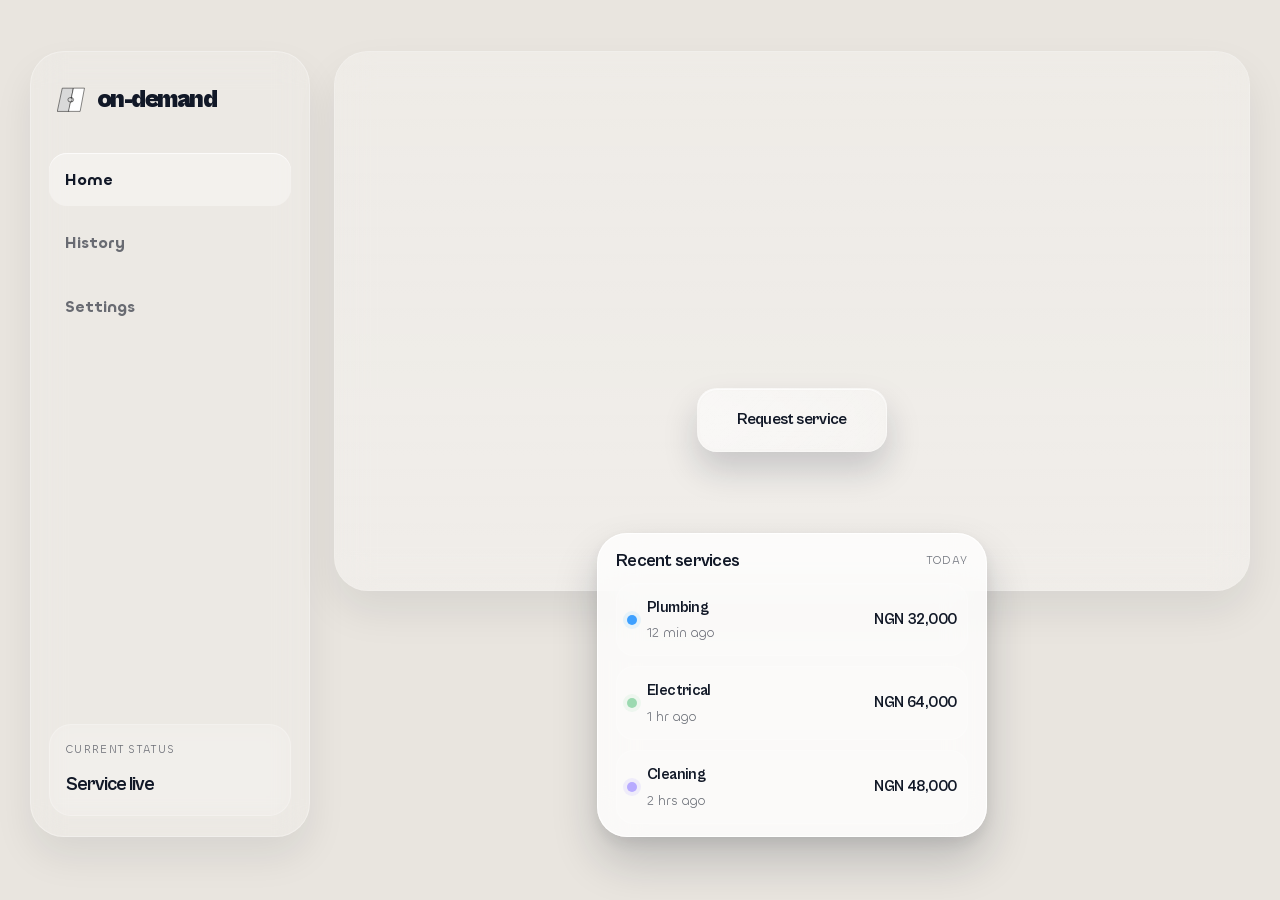
<file: TA/customer/customerHome.html>
<!DOCTYPE html>
<html lang="en">
  <head>
    <meta charset="UTF-8" />
    <meta name="viewport" content="width=device-width, initial-scale=1.0" />
    <title>On-Demand Home</title>
    <meta
      name="description"
      content="Expanded customer dashboard with glassmorphism cards and responsive map background."
    />
    <link rel="icon" type="image/svg+xml" href="../../assets/brand-mark.svg" />
    <link rel="apple-touch-icon" href="../../assets/brand-mark.svg" />
    <link rel="stylesheet" href="../../css/base.css" />
    <style>
      :root {
        --page-bg: #e9e5df;
        --panel-bg: rgba(255, 255, 255, 0.18);
        --panel-border: rgba(255, 255, 255, 0.3);
        --soft: #111827;
        --soft-2: rgba(17, 24, 39, 0.72);
        --muted: rgba(17, 24, 39, 0.6);
        --shadow: rgba(15, 23, 42, 0.12);
        --accent: #69c4ff;
        --accent-strong: #3ea0ff;
        --green: #9bd9b0;
        --purple: #b8abff;
        --white: #ffffff;
      }

      * { box-sizing: border-box; }

      html, body {
        margin: 0;
        min-height: 100%;
        font-family: var(--font-body);
        background: var(--page-bg);
        color: var(--soft);
      }

      body {
        min-height: 100vh;
        display: flex;
        align-items: center;
        justify-content: center;
        padding: 28px 24px 40px;
      }

      button {
        font: inherit;
      }

      .desktop-shell {
        width: min(1220px, 100%);
        min-height: 760px;
        display: flex;
        gap: 24px;
      }

      .sidebar {
        width: 280px;
        min-width: 280px;
        background: rgba(255,255,255,0.16);
        border: 1px solid var(--panel-border);
        border-radius: 34px;
        padding: 18px 18px 20px;
        backdrop-filter: blur(16px);
        -webkit-backdrop-filter: blur(16px);
        box-shadow: 0 20px 38px rgba(15,23,42,0.08);
        display: flex;
        flex-direction: column;
      }

      .brand {
        display: inline-flex;
        align-items: center;
        gap: 12px;
        padding: 10px 8px 18px;
        font-family: var(--font-head);
        font-weight: 800;
        font-size: clamp(1.5rem, 2vw, 2rem);
        letter-spacing: -0.06em;
      }

      .brand-mark {
        width: 28px;
        height: 28px;
        display: inline-flex;
      }

      .brand-mark img {
        width: 100%;
        height: 100%;
        display: block;
      }

      .sidebar-nav {
        display: grid;
        gap: 10px;
        margin-top: 14px;
      }

      .sidebar-nav button {
        border: 0;
        text-align: left;
        padding: 14px 16px;
        border-radius: 18px;
        background: transparent;
        color: var(--muted);
        font-weight: 600;
        transition: 0.2s ease;
      }

      .sidebar-nav button.active {
        background: rgba(255,255,255,0.34);
        color: var(--soft);
        box-shadow: inset 0 1px 0 rgba(255,255,255,0.7);
      }

      .sidebar-nav button:hover {
        background: rgba(255,255,255,0.14);
        color: var(--soft);
      }

      .side-card {
        margin-top: auto;
        background: rgba(255,255,255,0.12);
        border: 1px solid rgba(255,255,255,0.22);
        border-radius: 22px;
        padding: 16px;
        backdrop-filter: blur(12px);
        -webkit-backdrop-filter: blur(12px);
      }

      .side-card small {
        display: block;
        color: var(--muted);
        text-transform: uppercase;
        letter-spacing: 0.12em;
        font-size: 0.68rem;
      }

      .side-card strong {
        display: block;
        margin-top: 10px;
        font-size: 1.2rem;
        font-family: var(--font-head);
        letter-spacing: -0.05em;
      }

      .main-panel {
        flex: 1;
        min-width: 0;
        display: flex;
        flex-direction: column;
        gap: 18px;
      }

      .map-stage {
        position: relative;
        flex: 1;
        min-height: 540px;
        border-radius: 34px;
        overflow: hidden;
        border: 1px solid var(--panel-border);
        background: rgba(255,255,255,0.12);
        backdrop-filter: blur(18px);
        -webkit-backdrop-filter: blur(18px);
        box-shadow: 0 20px 40px rgba(15,23,42,0.08);
      }

      .map-stage::before {
        content: "";
        position: absolute;
        inset: 0;
        background: linear-gradient(180deg, rgba(255,255,255,0.16), rgba(255,255,255,0.24));
        z-index: 1;
      }

      .map-iframe {
        position: absolute;
        inset: 0;
        width: 100%;
        height: 100%;
        border: 0;
        filter: grayscale(1) contrast(1.1) brightness(1.05);
        opacity: 0.9;
      }

      .request-btn {
        position: absolute;
        left: 50%;
        bottom: 138px;
        transform: translateX(-50%);
        padding: 18px 28px;
        min-width: 190px;
        border: 1px solid rgba(255,255,255,0.35);
        border-radius: 20px;
        background: linear-gradient(135deg, rgba(255,255,255,0.4), rgba(255,255,255,0.1));
        color: var(--soft);
        font-family: var(--font-head);
        font-weight: 700;
        letter-spacing: -0.04em;
        box-shadow:
          inset 0 1px 0 rgba(255,255,255,0.7),
          inset 0 -14px 26px rgba(255,255,255,0.18),
          0 18px 34px rgba(15, 23, 42, 0.18);
        backdrop-filter: blur(20px);
        -webkit-backdrop-filter: blur(20px);
        z-index: 2;
      }

      .request-btn::before {
        content: "";
        position: absolute;
        inset: 2px;
        border-radius: 18px;
        background: linear-gradient(135deg, rgba(255,255,255,0.18), rgba(255,255,255,0.04));
      }

      .request-btn span {
        position: relative;
        z-index: 1;
      }

      .recent-card {
        width: min(100%, 390px);
        position: relative;
        z-index: 5;
        margin: -76px auto 0;
        padding: 18px 18px 12px;
        border-radius: 30px;
        background: rgba(255,255,255,0.78);
        border: 1px solid rgba(255,255,255,0.88);
        box-shadow: 0 24px 46px rgba(15,23,42,0.2), 0 6px 16px rgba(15,23,42,0.08);
        backdrop-filter: blur(22px);
        -webkit-backdrop-filter: blur(22px);
        transform: translateY(0);
        transition: transform 0.25s ease, box-shadow 0.25s ease;
      }

      .recent-card:hover {
        transform: translateY(-4px);
        box-shadow: 0 28px 54px rgba(15,23,42,0.24), 0 8px 18px rgba(15,23,42,0.1);
      }

      .recent-head {
        display: flex;
        align-items: center;
        justify-content: space-between;
        gap: 12px;
        margin-bottom: 12px;
      }

      .recent-head h3 {
        margin: 0;
        font-family: var(--font-head);
        font-size: 1.12rem;
        letter-spacing: -0.04em;
      }

      .recent-head span {
        color: var(--muted);
        font-size: 0.72rem;
        letter-spacing: 0.08em;
        text-transform: uppercase;
      }

      .service-list {
        display: grid;
        gap: 10px;
      }

      .service-item {
        display: flex;
        align-items: center;
        justify-content: space-between;
        gap: 12px;
        padding: 12px 10px;
        border-radius: 18px;
        background: rgba(255,255,255,0.11);
        border: 1px solid rgba(255,255,255,0.18);
      }

      .service-copy {
        display: flex;
        align-items: center;
        gap: 10px;
      }

      .dot {
        width: 10px;
        height: 10px;
        border-radius: 50%;
        background: var(--accent-strong);
        box-shadow: 0 0 0 4px rgba(105,196,255,0.14);
      }

      .dot.green { background: var(--green); box-shadow: 0 0 0 4px rgba(155,217,176,0.14); }
      .dot.purple { background: var(--purple); box-shadow: 0 0 0 4px rgba(184,171,255,0.18); }

      .service-copy strong {
        display: block;
        font-family: var(--font-head);
        font-size: 0.96rem;
        letter-spacing: -0.04em;
      }

      .service-copy small {
        display: block;
        color: var(--muted);
        margin-top: 2px;
      }

      .price {
        font-family: var(--font-head);
        font-size: 0.94rem;
        font-weight: 700;
        letter-spacing: -0.02em;
      }

      .mobile-nav {
        display: none;
      }

      .modal-backdrop {
        position: fixed;
        inset: 0;
        display: grid;
        place-items: center;
        padding: 20px;
        background: rgba(15, 23, 42, 0.28);
        opacity: 0;
        visibility: hidden;
        transition: opacity 0.22s ease, visibility 0.22s ease;
        z-index: 50;
      }

      .modal-backdrop.is-open {
        opacity: 1;
        visibility: visible;
      }

      .request-modal {
        width: min(100%, 470px);
        max-height: min(720px, calc(100vh - 40px));
        overflow: auto;
        padding: 26px;
        border: 1px solid rgba(255,255,255,0.78);
        border-radius: 30px;
        background: rgba(249, 251, 255, 0.92);
        box-shadow: 0 28px 70px rgba(15,23,42,0.25);
        backdrop-filter: blur(24px);
        -webkit-backdrop-filter: blur(24px);
        transform: translateY(14px) scale(0.98);
        transition: transform 0.22s ease;
      }

      .modal-backdrop.is-open .request-modal {
        transform: translateY(0) scale(1);
      }

      .modal-header {
        display: flex;
        align-items: flex-start;
        justify-content: space-between;
        gap: 16px;
        margin-bottom: 22px;
      }

      .modal-header h2 {
        margin: 0;
        font-family: var(--font-head);
        font-size: clamp(1.65rem, 4vw, 2rem);
        letter-spacing: -0.06em;
      }

      .modal-header p {
        margin: 7px 0 0;
        color: var(--muted);
        line-height: 1.45;
        font-size: 0.9rem;
      }

      .close-modal {
        width: 36px;
        height: 36px;
        flex: 0 0 auto;
        border: 0;
        border-radius: 50%;
        background: rgba(17,24,39,0.08);
        color: var(--soft);
        font-size: 1.35rem;
        line-height: 1;
        cursor: pointer;
      }

      .request-form {
        display: grid;
        gap: 18px;
      }

      .field-label {
        display: block;
        margin-bottom: 8px;
        color: var(--soft);
        font-size: 0.82rem;
        font-weight: 700;
        letter-spacing: 0.01em;
      }

      .location-wrap {
        position: relative;
      }

      .location-input,
      .service-select {
        width: 100%;
        min-height: 52px;
        border: 1px solid rgba(17,24,39,0.12);
        border-radius: 16px;
        padding: 0 16px;
        background: rgba(255,255,255,0.72);
        color: var(--soft);
        outline: 0;
        transition: border-color 0.2s ease, box-shadow 0.2s ease;
      }

      .location-input:focus,
      .service-select:focus {
        border-color: var(--accent-strong);
        box-shadow: 0 0 0 4px rgba(62,160,255,0.14);
      }

      .live-location {
        display: inline-flex;
        align-items: center;
        gap: 7px;
        margin-top: 10px;
        border: 0;
        padding: 0;
        background: transparent;
        color: #2677cb;
        font-size: 0.82rem;
        font-weight: 700;
        cursor: pointer;
      }

      .live-location:hover {
        color: #15579a;
      }

      .find-match {
        width: 100%;
        min-height: 54px;
        margin-top: 4px;
        border: 0;
        border-radius: 17px;
        background: linear-gradient(135deg, #2fc27a, #1cab69);
        color: var(--white);
        font-family: var(--font-head);
        font-weight: 800;
        letter-spacing: -0.03em;
        cursor: pointer;
        box-shadow: 0 12px 24px rgba(28,172,105,0.22);
        transition: transform 0.2s ease, box-shadow 0.2s ease;
      }

      .find-match:hover {
        transform: translateY(-2px);
        box-shadow: 0 16px 28px rgba(28,172,105,0.3);
      }

      .form-status {
        min-height: 1.1em;
        margin: -4px 0 0;
        color: #23724c;
        font-size: 0.78rem;
        font-weight: 600;
      }

      @media (max-width: 640px) {
        body {
          padding: 18px 14px 110px;
        }

        .desktop-shell {
          display: block;
          width: min(100%, 430px);
        }

        .sidebar {
          display: none;
        }

        .main-panel {
          width: 100%;
        }

        .map-stage {
          min-height: 680px;
          border-radius: 36px;
        }

        .request-btn {
          bottom: 174px;
        }

        .recent-card {
          width: min(100%, 350px);
          margin-top: -62px;
        }

        .request-modal {
          padding: 22px;
          border-radius: 26px;
        }

        .mobile-nav {
          display: grid;
          grid-template-columns: repeat(3, 1fr);
          gap: 8px;
          width: min(92vw, 360px);
          position: fixed;
          left: 50%;
          bottom: 18px;
          transform: translateX(-50%);
          padding: 8px 10px;
          border-radius: 24px;
          background: rgba(255,255,255,0.18);
          border: 1px solid rgba(255,255,255,0.26);
          backdrop-filter: blur(18px);
          -webkit-backdrop-filter: blur(18px);
          box-shadow: 0 16px 30px rgba(15,23,42,0.12);
          z-index: 30;
        }

        .mobile-nav button {
          border: 0;
          background: transparent;
          color: var(--muted);
          border-radius: 16px;
          padding: 10px 8px 8px;
          display: grid;
          place-items: center;
          gap: 4px;
          font-size: 0.78rem;
          font-weight: 600;
        }

        .mobile-nav button.active {
          background: rgba(255,255,255,0.38);
          color: var(--soft);
        }

        .mobile-nav .icon {
          display: inline-flex;
          align-items: center;
          justify-content: center;
          width: 22px;
          height: 22px;
          font-size: 0.96rem;
        }
      }
    </style>
  </head>
  <body>
    <div class="desktop-shell">
      <aside class="sidebar" aria-label="Sidebar navigation">
        <div class="brand" aria-label="On-demand brand">
          <span class="brand-mark" aria-hidden="true">
            <img src="../../assets/brand-mark.svg" alt="On-Demand" />
          </span>
          <span>on-demand</span>
        </div>

        <nav class="sidebar-nav" aria-label="Main navigation">
          <button type="button" onClick="window.location.href='customerHome.html'" class="active">Home</button>
          <button type="button" onClick="window.location.href='customerHistory.html'">History</button>
          <button type="button" onClick="window.location.href='customerSettings.html'">Settings</button>
        </nav>

        <div class="side-card">
          <small>Current status</small>
          <strong>Service live</strong>
        </div>
      </aside>

      <main class="main-panel">
        <div class="map-stage" aria-label="Map background container">
          <iframe
            class="map-iframe"
            src="https://www.openstreetmap.org/export/embed.html?bbox=7.35%2C9.03%2C7.45%2C9.13&amp;layer=mapnik&amp;marker=9.0765%2C7.3986"
            allowfullscreen=""
            loading="lazy"
            referrerpolicy="no-referrer-when-downgrade"
            title="Map background"
          ></iframe>

          <button class="request-btn" id="requestServiceButton" type="button" aria-haspopup="dialog" aria-controls="requestModal"><span>Request service</span></button>
        </div>

        <aside class="recent-card" aria-label="Recent services">
          <div class="recent-head">
            <h3>Recent services</h3>
            <span>Today</span>
          </div>

          <div class="service-list">
            <div class="service-item">
              <div class="service-copy">
                <span class="dot"></span>
                <div>
                  <strong>Plumbing</strong>
                  <small>12 min ago</small>
                </div>
              </div>
              <div class="price">NGN 32,000</div>
            </div>

            <div class="service-item">
              <div class="service-copy">
                <span class="dot green"></span>
                <div>
                  <strong>Electrical</strong>
                  <small>1 hr ago</small>
                </div>
              </div>
              <div class="price">NGN 64,000</div>
            </div>

            <div class="service-item">
              <div class="service-copy">
                <span class="dot purple"></span>
                <div>
                  <strong>Cleaning</strong>
                  <small>2 hrs ago</small>
                </div>
              </div>
              <div class="price">NGN 48,000</div>
            </div>
          </div>
        </aside>
      </main>
    </div>

    <nav class="mobile-nav" aria-label="Mobile navigation">
      <button type="button" class="active" onClick="window.location.href='customerHome.html'"><span class="icon">&#8962;</span><span>Home</span></button>
      <button type="button" onClick="window.location.href='customerHistory.html'"><span class="icon">&#8635;</span><span>History</span></button>
      <button type="button" onClick="window.location.href='customerSettings.html'"><span class="icon">&#9881;</span><span>Settings</span></button>
    </nav>

    <div class="modal-backdrop" id="requestModal" role="dialog" aria-modal="true" aria-labelledby="requestModalTitle">
      <section class="request-modal">
        <div class="modal-header">
          <div>
            <h2 id="requestModalTitle">Request a service</h2>
            <p>Tell us what you need and we’ll find the right provider nearby.</p>
          </div>
          <button class="close-modal" id="closeRequestModal" type="button" aria-label="Close request form">&times;</button>
        </div>

        <form class="request-form" id="requestForm">
          <div>
            <label class="field-label" for="serviceLocation">Where do you need help?</label>
            <div class="location-wrap">
              <input class="location-input" id="serviceLocation" name="location" type="text" placeholder="Enter an address or landmark" autocomplete="street-address" required />
            </div>
            <button class="live-location" id="useLiveLocation" type="button" aria-label="Use current device location">&#9678; Use live location</button>
          </div>

          <div>
            <label class="field-label" for="serviceType">What service do you need?</label>
            <select class="service-select" id="serviceType" name="service" required>
              <option value="" selected disabled>Select a service</option>
              <option value="plumbing">Plumbing</option>
              <option value="electrical">Electrical</option>
              <option value="cleaning">Cleaning</option>
              <option value="moving">Moving &amp; lifting</option>
              <option value="repairs">General repairs</option>
            </select>
          </div>

          <p class="form-status" id="formStatus" role="status" aria-live="polite"></p>
          <button class="find-match" type="submit">Find match</button>
        </form>
      </section>
    </div>

    <div class="modal-backdrop" id="matchModal" role="dialog" aria-modal="true" aria-labelledby="matchModalTitle">
      <section class="request-modal">
        <div class="modal-header">
          <div>
            <h2 id="matchModalTitle">You’re matched</h2>
            <p id="matchDetails">A service pro accepted your request.</p>
          </div>
          <button class="close-modal" id="closeMatchModal" type="button" aria-label="Close match confirmation">&times;</button>
        </div>
        <a class="find-match" id="customerOpenChat" href="../../TA/service-provider/chat.html" style="display:grid;place-items:center;text-decoration:none">Open chat</a>
      </section>
    </div>

    <script>
      const requestButton = document.getElementById('requestServiceButton');
      const requestModal = document.getElementById('requestModal');
      const closeRequestModal = document.getElementById('closeRequestModal');
      const requestForm = document.getElementById('requestForm');
      const locationInput = document.getElementById('serviceLocation');
      const liveLocationButton = document.getElementById('useLiveLocation');
      const formStatus = document.getElementById('formStatus');
      const matchModal = document.getElementById('matchModal');
      const customerOpenChat = document.getElementById('customerOpenChat');
      const matchDetails = document.getElementById('matchDetails');
      const activeRequestKey = 'onDemandActiveRequestId';
      const requestsKey = 'onDemandServiceRequests';
      let notifiedMatchId = '';

      function openRequestModal() {
        requestModal.classList.add('is-open');
        document.body.style.overflow = 'hidden';
        window.setTimeout(() => locationInput.focus(), 100);
      }

      function closeModal() {
        requestModal.classList.remove('is-open');
        document.body.style.overflow = '';
        requestButton.focus();
      }

      requestButton.addEventListener('click', openRequestModal);
      closeRequestModal.addEventListener('click', closeModal);
      document.getElementById('closeMatchModal').addEventListener('click', () => {
        matchModal.classList.remove('is-open');
        document.body.style.overflow = '';
      });
      requestModal.addEventListener('click', (event) => {
        if (event.target === requestModal) closeModal();
      });
      document.addEventListener('keydown', (event) => {
        if (event.key === 'Escape' && requestModal.classList.contains('is-open')) closeModal();
      });

      liveLocationButton.addEventListener('click', () => {
        formStatus.textContent = 'Requesting your location…';
        if (!navigator.geolocation) {
          formStatus.textContent = 'Live location is not available on this device.';
          return;
        }
        navigator.geolocation.getCurrentPosition(
          ({ coords }) => {
            locationInput.value = `Live location (${coords.latitude.toFixed(4)}, ${coords.longitude.toFixed(4)})`;
            formStatus.textContent = 'Live location added.';
          },
          () => {
            formStatus.textContent = 'We couldn’t access your location. Enter it manually instead.';
          }
        );
      });

      requestForm.addEventListener('submit', (event) => {
        event.preventDefault();
        const serviceField = document.getElementById('serviceType');
        const request = {
          id: `request-${Date.now()}-${Math.random().toString(36).slice(2, 8)}`,
          location: locationInput.value.trim(),
          service: serviceField.value,
          serviceLabel: serviceField.selectedOptions[0].text,
          status: 'pending',
          createdAt: new Date().toISOString()
        };

        try {
          const requests = JSON.parse(localStorage.getItem(requestsKey) || '[]');
          requests.unshift(request);
          localStorage.setItem(requestsKey, JSON.stringify(requests));
          localStorage.setItem(activeRequestKey, request.id);
          formStatus.textContent = `Your ${request.serviceLabel.toLowerCase()} request has been sent to nearby providers.`;
          requestForm.reset();
        } catch (error) {
          formStatus.textContent = 'We could not save your request. Please try again.';
        }
      });

      function checkForMatch() {
        const activeRequestId = localStorage.getItem(activeRequestKey);
        if (!activeRequestId || activeRequestId === notifiedMatchId) return;

        try {
          const requests = JSON.parse(localStorage.getItem(requestsKey) || '[]');
          const matchedRequest = requests.find((request) => request.id === activeRequestId && request.status === 'matched');
          if (!matchedRequest) return;

          notifiedMatchId = matchedRequest.id;
          matchDetails.textContent = `${matchedRequest.proName || 'A service pro'} accepted your ${matchedRequest.serviceLabel.toLowerCase()} request.`;
          customerOpenChat.href = `../../TA/service-provider/chat.html?requestId=${encodeURIComponent(matchedRequest.id)}&role=customer`;
          matchModal.classList.add('is-open');
          document.body.style.overflow = 'hidden';
        } catch (error) {
          return;
        }
      }

      window.addEventListener('storage', checkForMatch);
      window.setInterval(checkForMatch, 1500);
      checkForMatch();
    </script>
  </body>
</html>
</file>
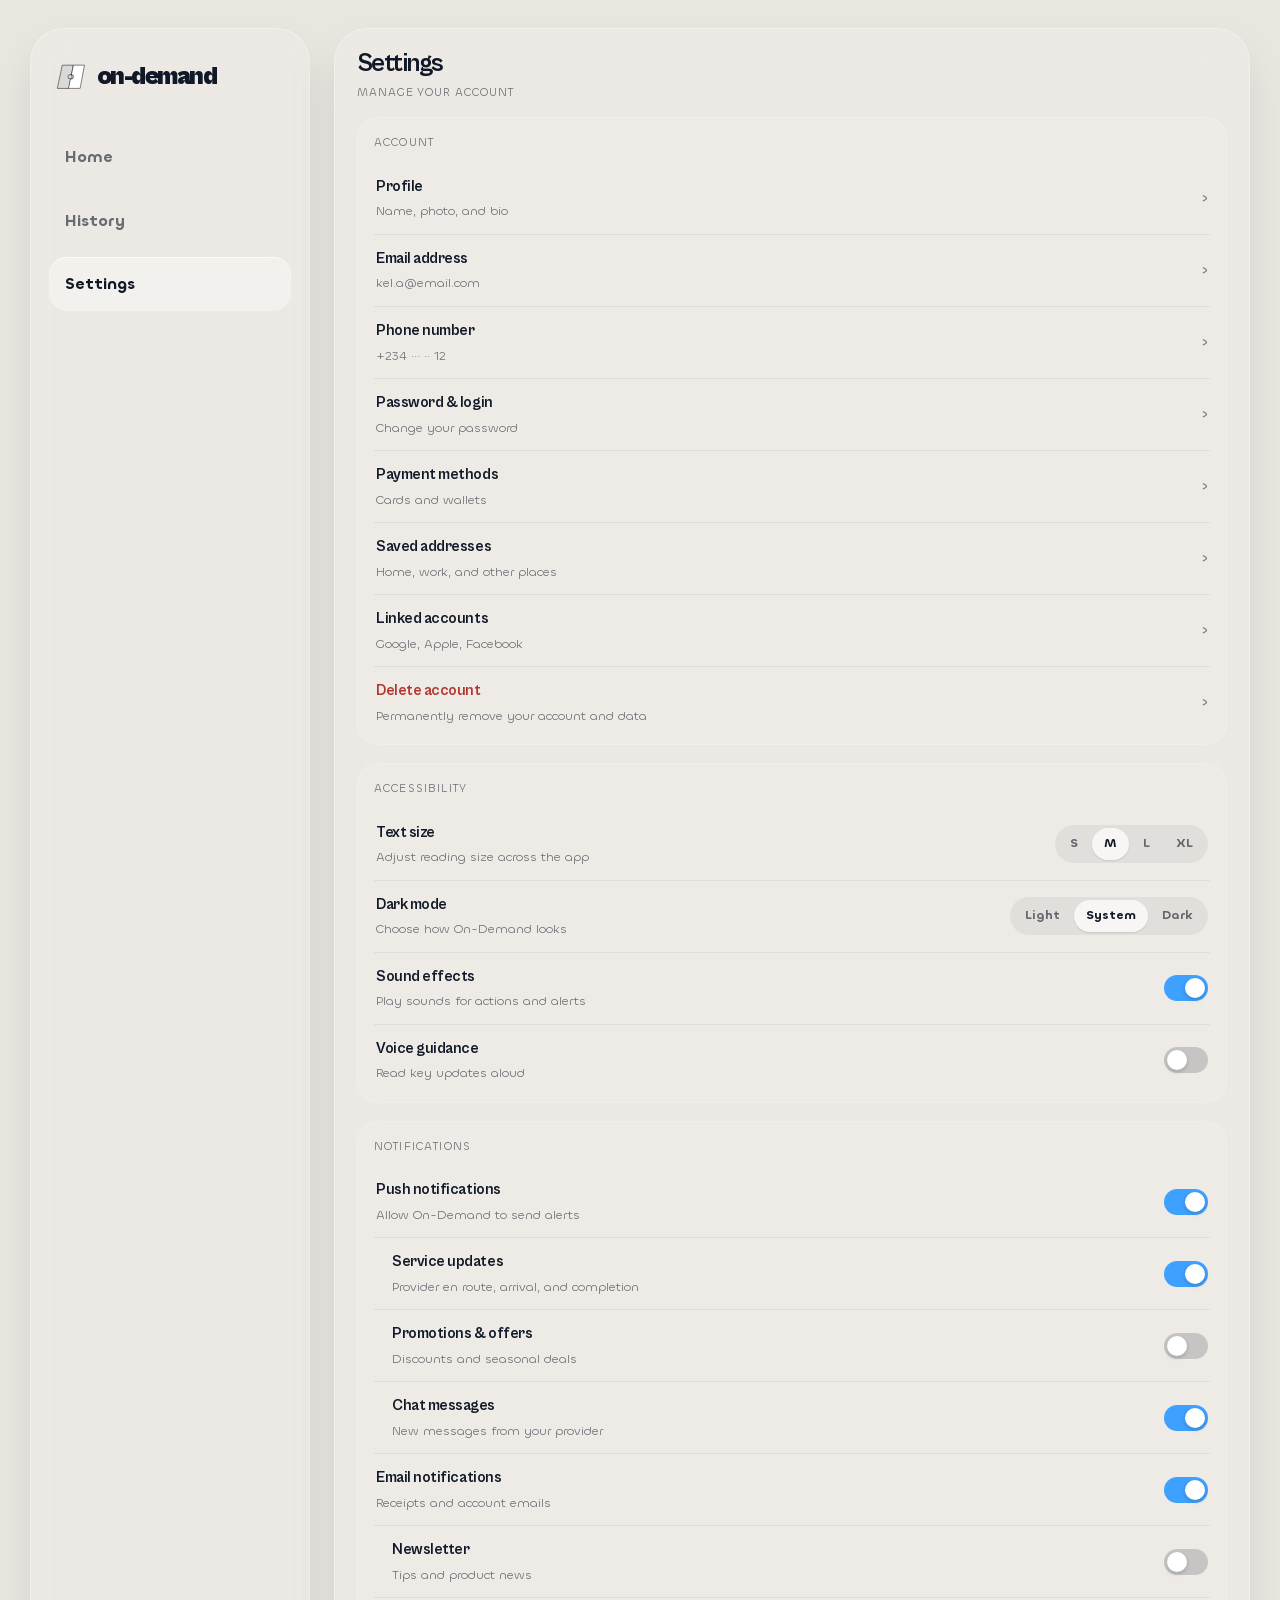
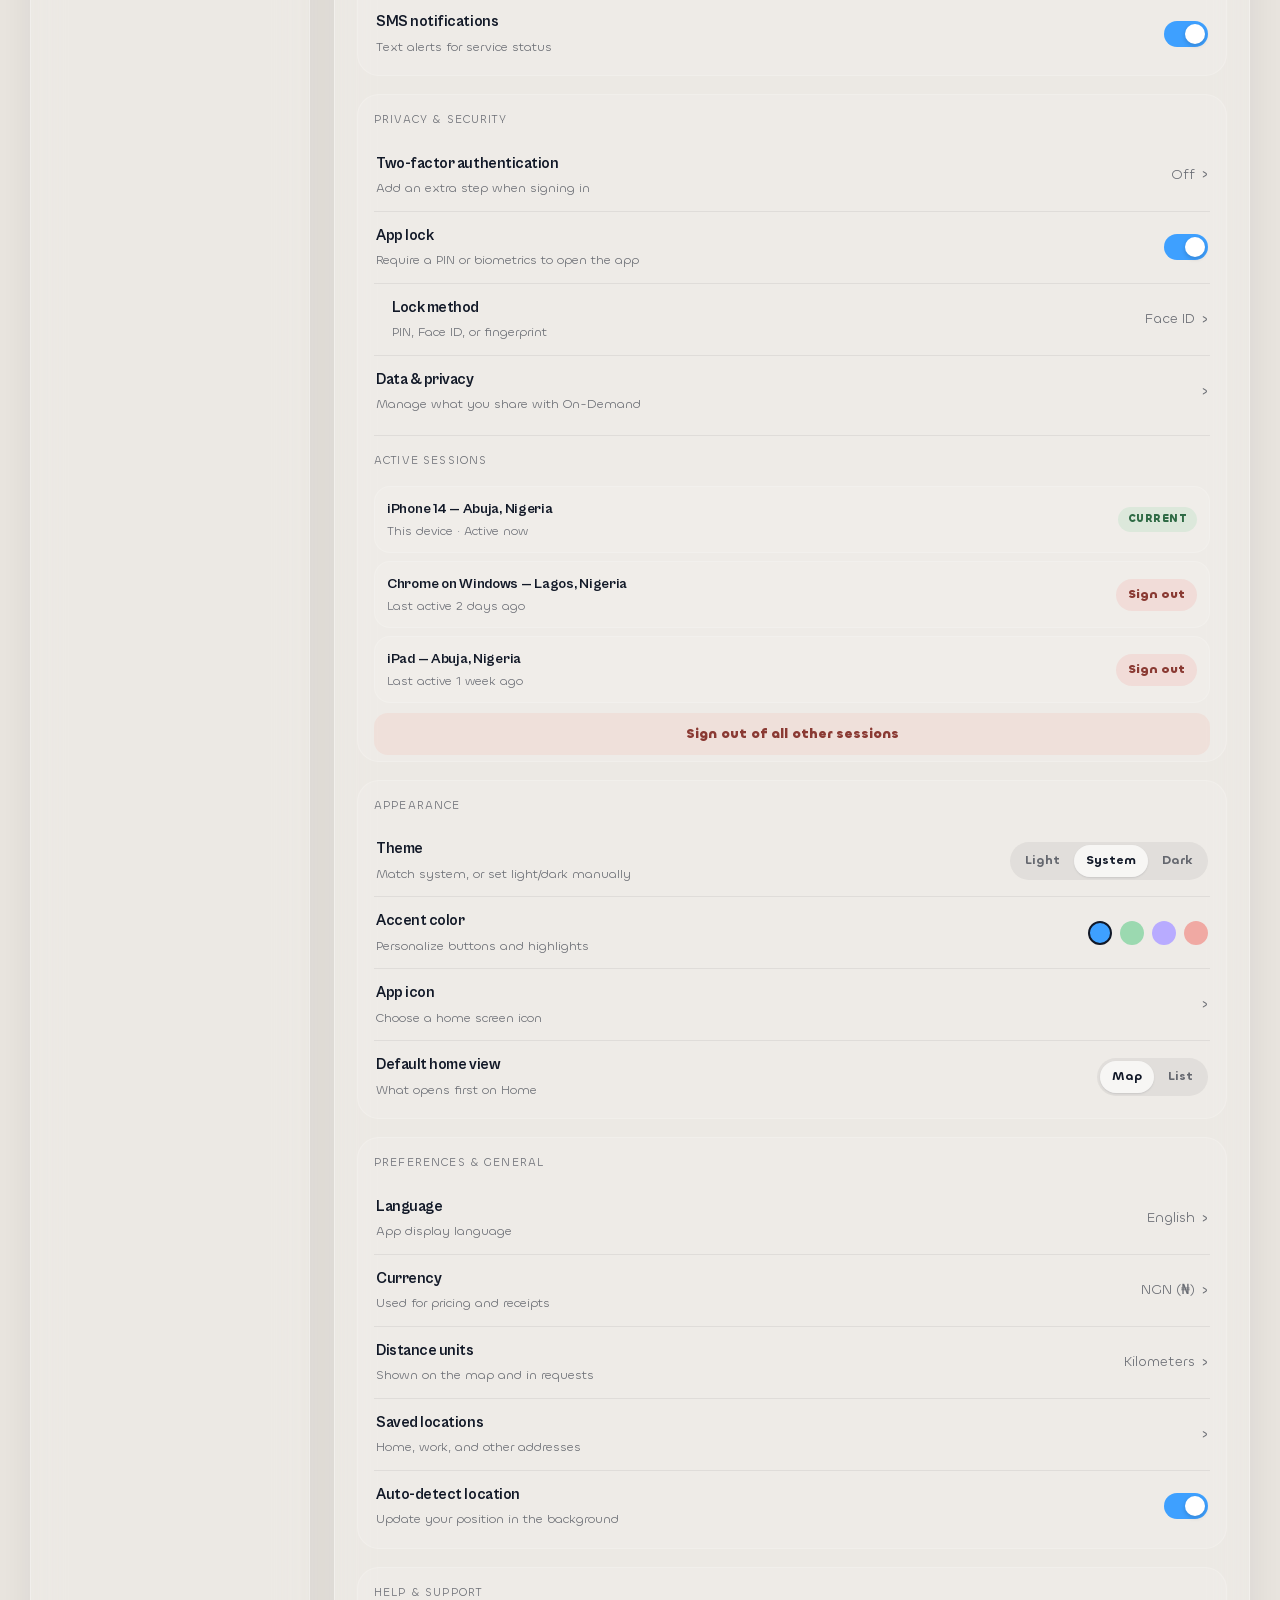
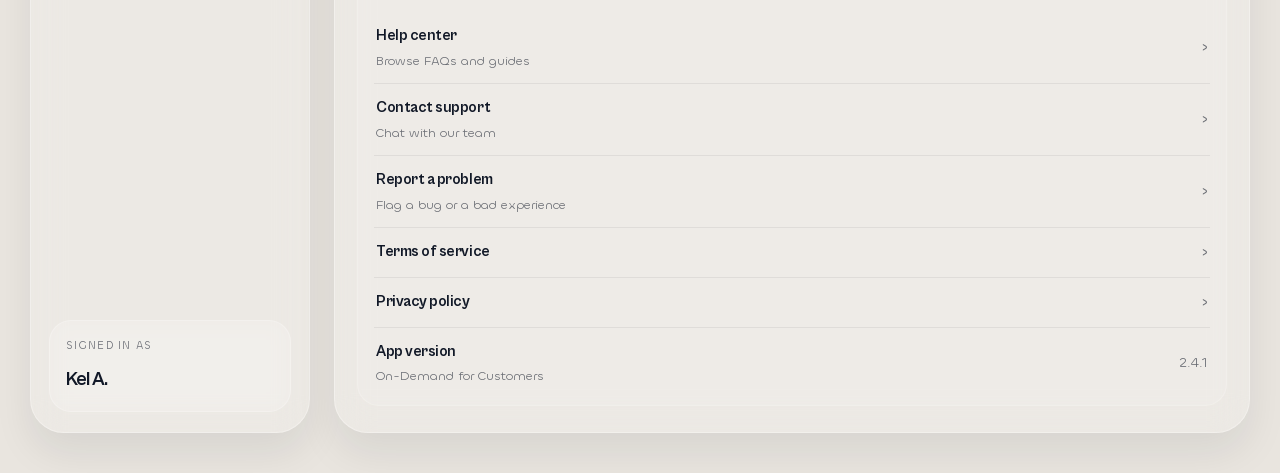
<file: TA/customer/customerSettings.html>
<!DOCTYPE html>
<html lang="en">
  <head>
    <meta charset="UTF-8" />
    <meta name="viewport" content="width=device-width, initial-scale=1.0" />
    <title>On-Demand Settings</title>
    <meta
      name="description"
      content="Customer settings: account, accessibility, notifications, privacy & security, appearance, preferences, and help — matching the home and history dashboards."
    />
    <link rel="icon" type="image/svg+xml" href="../../assets/brand-mark.svg" />
    <link rel="apple-touch-icon" href="../../assets/brand-mark.svg" />
    <link rel="stylesheet" href="../../css/base.css" />
    <style>
      :root {
        --page-bg: #e9e5df;
        --panel-bg: rgba(255, 255, 255, 0.18);
        --panel-border: rgba(255, 255, 255, 0.3);
        --soft: #111827;
        --soft-2: rgba(17, 24, 39, 0.72);
        --muted: rgba(17, 24, 39, 0.6);
        --shadow: rgba(15, 23, 42, 0.12);
        --accent: #69c4ff;
        --accent-strong: #3ea0ff;
        --green: #9bd9b0;
        --purple: #b8abff;
        --red: #f0a9a3;
        --white: #ffffff;
      }

      * { box-sizing: border-box; }

      html, body {
        margin: 0;
        min-height: 100%;
        font-family: var(--font-body);
        background: var(--page-bg);
        color: var(--soft);
      }

      body {
        min-height: 100vh;
        display: flex;
        align-items: center;
        justify-content: center;
        padding: 28px 24px 40px;
      }

      button {
        font: inherit;
      }

      .desktop-shell {
        width: min(1220px, 100%);
        min-height: 760px;
        display: flex;
        gap: 24px;
      }

      .sidebar {
        width: 280px;
        min-width: 280px;
        background: rgba(255,255,255,0.16);
        border: 1px solid var(--panel-border);
        border-radius: 34px;
        padding: 18px 18px 20px;
        backdrop-filter: blur(16px);
        -webkit-backdrop-filter: blur(16px);
        box-shadow: 0 20px 38px rgba(15,23,42,0.08);
        display: flex;
        flex-direction: column;
      }

      .brand {
        display: inline-flex;
        align-items: center;
        gap: 12px;
        padding: 10px 8px 18px;
        font-family: var(--font-head);
        font-weight: 800;
        font-size: clamp(1.5rem, 2vw, 2rem);
        letter-spacing: -0.06em;
      }

      .brand-mark {
        width: 28px;
        height: 28px;
        display: inline-flex;
      }

      .brand-mark img {
        width: 100%;
        height: 100%;
        display: block;
      }

      .sidebar-nav {
        display: grid;
        gap: 10px;
        margin-top: 14px;
      }

      .sidebar-nav button {
        border: 0;
        text-align: left;
        padding: 14px 16px;
        border-radius: 18px;
        background: transparent;
        color: var(--muted);
        font-weight: 600;
        transition: 0.2s ease;
      }

      .sidebar-nav button.active {
        background: rgba(255,255,255,0.34);
        color: var(--soft);
        box-shadow: inset 0 1px 0 rgba(255,255,255,0.7);
      }

      .sidebar-nav button:hover {
        background: rgba(255,255,255,0.14);
        color: var(--soft);
      }

      .side-card {
        margin-top: auto;
        background: rgba(255,255,255,0.12);
        border: 1px solid rgba(255,255,255,0.22);
        border-radius: 22px;
        padding: 16px;
        backdrop-filter: blur(12px);
        -webkit-backdrop-filter: blur(12px);
      }

      .side-card small {
        display: block;
        color: var(--muted);
        text-transform: uppercase;
        letter-spacing: 0.12em;
        font-size: 0.68rem;
      }

      .side-card strong {
        display: block;
        margin-top: 10px;
        font-size: 1.2rem;
        font-family: var(--font-head);
        letter-spacing: -0.05em;
      }

      .main-panel {
        flex: 1;
        min-width: 0;
        display: flex;
        flex-direction: column;
        gap: 18px;
      }

      /* Settings panel: same glass-card language as the map/history panels */
      .settings-panel {
        position: relative;
        flex: 1;
        min-height: 540px;
        border-radius: 34px;
        border: 1px solid var(--panel-border);
        background: rgba(255,255,255,0.16);
        backdrop-filter: blur(18px);
        -webkit-backdrop-filter: blur(18px);
        box-shadow: 0 20px 40px rgba(15,23,42,0.08);
        padding: 22px 22px 8px;
        display: flex;
        flex-direction: column;
        gap: 14px;
        overflow: hidden;
      }

      .settings-head h1 {
        margin: 0;
        font-family: var(--font-head);
        font-size: clamp(1.4rem, 2vw, 1.9rem);
        letter-spacing: -0.06em;
      }

      .settings-head span {
        color: var(--muted);
        font-size: 0.72rem;
        letter-spacing: 0.08em;
        text-transform: uppercase;
      }

      .settings-scroll {
        flex: 1;
        overflow-y: auto;
        display: grid;
        gap: 18px;
        padding-bottom: 18px;
      }

      .group-label {
        margin: 0 0 10px;
        color: var(--muted);
        font-size: 0.72rem;
        letter-spacing: 0.1em;
        text-transform: uppercase;
      }

      .settings-group {
        border-radius: 22px;
        background: rgba(255,255,255,0.11);
        border: 1px solid rgba(255,255,255,0.18);
        padding: 16px 16px 6px;
      }

      .settings-list {
        display: grid;
      }

      .settings-row {
        display: flex;
        align-items: center;
        justify-content: space-between;
        gap: 14px;
        padding: 12px 2px;
        border-top: 1px solid rgba(17,24,39,0.07);
      }

      .settings-row:first-child {
        border-top: 0;
      }

      .settings-subrow {
        padding-left: 18px;
      }

      .settings-row-copy strong {
        display: block;
        font-family: var(--font-head);
        font-size: 0.96rem;
        letter-spacing: -0.03em;
      }

      .settings-row-copy small {
        display: block;
        color: var(--muted);
        margin-top: 2px;
        font-size: 0.8rem;
      }

      .row-danger strong {
        color: #b3352c;
      }

      .row-right {
        display: flex;
        align-items: center;
        gap: 6px;
        flex-shrink: 0;
      }

      .row-value {
        color: var(--muted);
        font-size: 0.88rem;
      }

      .chevron {
        color: var(--muted);
        font-size: 1.1rem;
        line-height: 1;
      }

      .segmented {
        display: flex;
        background: rgba(17,24,39,0.06);
        border-radius: 999px;
        padding: 3px;
        gap: 2px;
        flex-shrink: 0;
      }

      .segmented button {
        border: 0;
        background: transparent;
        padding: 6px 12px;
        border-radius: 999px;
        font-size: 0.78rem;
        font-weight: 600;
        color: var(--muted);
      }

      .segmented button.active {
        background: rgba(255,255,255,0.7);
        color: var(--soft);
        box-shadow: 0 1px 2px rgba(15,23,42,0.12);
      }

      .toggle {
        position: relative;
        width: 44px;
        height: 26px;
        display: inline-block;
        flex-shrink: 0;
      }

      .toggle input {
        position: absolute;
        inset: 0;
        opacity: 0;
        margin: 0;
        cursor: pointer;
        z-index: 1;
      }

      .toggle .track {
        position: absolute;
        inset: 0;
        background: rgba(17,24,39,0.18);
        border-radius: 999px;
        transition: 0.2s ease;
      }

      .toggle .thumb {
        position: absolute;
        top: 3px;
        left: 3px;
        width: 20px;
        height: 20px;
        border-radius: 50%;
        background: #ffffff;
        box-shadow: 0 2px 4px rgba(15,23,42,0.2);
        transition: 0.2s ease;
      }

      .toggle input:checked + .track {
        background: var(--accent-strong);
      }

      .toggle input:checked ~ .thumb {
        transform: translateX(18px);
      }

      .swatches {
        display: flex;
        gap: 8px;
        flex-shrink: 0;
      }

      .swatch {
        width: 24px;
        height: 24px;
        border-radius: 50%;
        border: 2px solid transparent;
        padding: 0;
      }

      .swatch.active {
        border-color: var(--soft);
      }

      .settings-subheading {
        margin: 4px 0 8px;
        font-size: 0.72rem;
        letter-spacing: 0.1em;
        text-transform: uppercase;
        color: var(--muted);
      }

      .session-list {
        margin-top: 8px;
        padding-top: 12px;
        border-top: 1px solid rgba(17,24,39,0.07);
        display: grid;
        gap: 8px;
      }

      .session-item {
        display: flex;
        align-items: center;
        justify-content: space-between;
        gap: 10px;
        padding: 10px 12px;
        border-radius: 16px;
        background: rgba(255,255,255,0.09);
        border: 1px solid rgba(255,255,255,0.16);
      }

      .session-copy strong {
        display: block;
        font-size: 0.9rem;
        font-family: var(--font-head);
        letter-spacing: -0.02em;
      }

      .session-copy small {
        display: block;
        color: var(--muted);
        margin-top: 2px;
        font-size: 0.78rem;
      }

      .badge-current {
        padding: 4px 10px;
        border-radius: 999px;
        font-size: 0.66rem;
        font-weight: 700;
        letter-spacing: 0.04em;
        text-transform: uppercase;
        background: rgba(155,217,176,0.24);
        color: #2f6b45;
        flex-shrink: 0;
      }

      .signout-btn {
        border: 0;
        padding: 6px 12px;
        border-radius: 999px;
        background: rgba(240,169,163,0.24);
        color: #8a3a33;
        font-size: 0.76rem;
        font-weight: 700;
        flex-shrink: 0;
      }

      .signout-all {
        margin-top: 2px;
        border: 0;
        padding: 10px;
        border-radius: 14px;
        background: rgba(240,169,163,0.18);
        color: #8a3a33;
        font-weight: 700;
        font-size: 0.84rem;
      }

      .mobile-nav {
        display: none;
      }

      @media (max-width: 640px) {
        body {
          padding: 18px 14px 110px;
        }

        .desktop-shell {
          display: block;
          width: min(100%, 430px);
        }

        .sidebar {
          display: none;
        }

        .main-panel {
          width: 100%;
        }

        .settings-panel {
          min-height: 680px;
          border-radius: 36px;
        }

        .settings-row {
          flex-wrap: wrap;
        }

        .mobile-nav {
          display: grid;
          grid-template-columns: repeat(3, 1fr);
          gap: 8px;
          width: min(92vw, 360px);
          position: fixed;
          left: 50%;
          bottom: 18px;
          transform: translateX(-50%);
          padding: 8px 10px;
          border-radius: 24px;
          background: rgba(255,255,255,0.18);
          border: 1px solid rgba(255,255,255,0.26);
          backdrop-filter: blur(18px);
          -webkit-backdrop-filter: blur(18px);
          box-shadow: 0 16px 30px rgba(15,23,42,0.12);
          z-index: 30;
        }

        .mobile-nav button {
          border: 0;
          background: transparent;
          color: var(--muted);
          border-radius: 16px;
          padding: 10px 8px 8px;
          display: grid;
          place-items: center;
          gap: 4px;
          font-size: 0.78rem;
          font-weight: 600;
        }

        .mobile-nav button.active {
          background: rgba(255,255,255,0.38);
          color: var(--soft);
        }

        .mobile-nav .icon {
          display: inline-flex;
          align-items: center;
          justify-content: center;
          width: 22px;
          height: 22px;
          font-size: 0.96rem;
        }
      }
    </style>
  </head>
  <body>
    <div class="desktop-shell">
      <aside class="sidebar" aria-label="Sidebar navigation">
        <div class="brand" aria-label="On-demand brand">
          <span class="brand-mark" aria-hidden="true">
            <img src="../../assets/brand-mark.svg" alt="On-Demand" />
          </span>
          <span>on-demand</span>
        </div>

        <nav class="sidebar-nav" aria-label="Main navigation">
          <button type="button" onClick="window.location.href='customerHome.html'">Home</button>
          <button type="button" onClick="window.location.href='customerHistory.html'">History</button>
          <button type="button" class="active" onClick="window.location.href='customerSettings.html'">Settings</button>
        </nav>

        <div class="side-card">
          <small>Signed in as</small>
          <strong>Kel A.</strong>
        </div>
      </aside>

      <main class="main-panel">
        <section class="settings-panel" aria-label="Settings">
          <div class="settings-head">
            <h1>Settings</h1>
            <span>Manage your account</span>
          </div>

          <div class="settings-scroll">
            <!-- Account -->
            <div class="settings-group">
              <p class="group-label">Account</p>
              <div class="settings-list">
                <div class="settings-row">
                  <div class="settings-row-copy">
                    <strong>Profile</strong>
                    <small>Name, photo, and bio</small>
                  </div>
                  <span class="chevron">&rsaquo;</span>
                </div>
                <div class="settings-row">
                  <div class="settings-row-copy">
                    <strong>Email address</strong>
                    <small>kel.a@email.com</small>
                  </div>
                  <span class="chevron">&rsaquo;</span>
                </div>
                <div class="settings-row">
                  <div class="settings-row-copy">
                    <strong>Phone number</strong>
                    <small>+234 &middot;&middot;&middot; &middot;&middot; 12</small>
                  </div>
                  <span class="chevron">&rsaquo;</span>
                </div>
                <div class="settings-row">
                  <div class="settings-row-copy">
                    <strong>Password &amp; login</strong>
                    <small>Change your password</small>
                  </div>
                  <span class="chevron">&rsaquo;</span>
                </div>
                <div class="settings-row">
                  <div class="settings-row-copy">
                    <strong>Payment methods</strong>
                    <small>Cards and wallets</small>
                  </div>
                  <span class="chevron">&rsaquo;</span>
                </div>
                <div class="settings-row">
                  <div class="settings-row-copy">
                    <strong>Saved addresses</strong>
                    <small>Home, work, and other places</small>
                  </div>
                  <span class="chevron">&rsaquo;</span>
                </div>
                <div class="settings-row">
                  <div class="settings-row-copy">
                    <strong>Linked accounts</strong>
                    <small>Google, Apple, Facebook</small>
                  </div>
                  <span class="chevron">&rsaquo;</span>
                </div>
                <div class="settings-row row-danger">
                  <div class="settings-row-copy">
                    <strong>Delete account</strong>
                    <small>Permanently remove your account and data</small>
                  </div>
                  <span class="chevron">&rsaquo;</span>
                </div>
              </div>
            </div>

            <!-- Accessibility -->
            <div class="settings-group">
              <p class="group-label">Accessibility</p>
              <div class="settings-list">
                <div class="settings-row">
                  <div class="settings-row-copy">
                    <strong>Text size</strong>
                    <small>Adjust reading size across the app</small>
                  </div>
                  <div class="segmented" role="group" aria-label="Text size">
                    <button type="button">S</button>
                    <button type="button" class="active">M</button>
                    <button type="button">L</button>
                    <button type="button">XL</button>
                  </div>
                </div>
                <div class="settings-row">
                  <div class="settings-row-copy">
                    <strong>Dark mode</strong>
                    <small>Choose how On-Demand looks</small>
                  </div>
                  <div class="segmented" role="group" aria-label="Dark mode">
                    <button type="button">Light</button>
                    <button type="button" class="active">System</button>
                    <button type="button">Dark</button>
                  </div>
                </div>
                <div class="settings-row">
                  <div class="settings-row-copy">
                    <strong>Sound effects</strong>
                    <small>Play sounds for actions and alerts</small>
                  </div>
                  <label class="toggle">
                    <input type="checkbox" checked />
                    <span class="track"></span>
                    <span class="thumb"></span>
                  </label>
                </div>
                <div class="settings-row">
                  <div class="settings-row-copy">
                    <strong>Voice guidance</strong>
                    <small>Read key updates aloud</small>
                  </div>
                  <label class="toggle">
                    <input type="checkbox" />
                    <span class="track"></span>
                    <span class="thumb"></span>
                  </label>
                </div>
              </div>
            </div>

            <!-- Notifications -->
            <div class="settings-group">
              <p class="group-label">Notifications</p>
              <div class="settings-list">
                <div class="settings-row">
                  <div class="settings-row-copy">
                    <strong>Push notifications</strong>
                    <small>Allow On-Demand to send alerts</small>
                  </div>
                  <label class="toggle">
                    <input type="checkbox" checked />
                    <span class="track"></span>
                    <span class="thumb"></span>
                  </label>
                </div>
                <div class="settings-row settings-subrow">
                  <div class="settings-row-copy">
                    <strong>Service updates</strong>
                    <small>Provider en route, arrival, and completion</small>
                  </div>
                  <label class="toggle">
                    <input type="checkbox" checked />
                    <span class="track"></span>
                    <span class="thumb"></span>
                  </label>
                </div>
                <div class="settings-row settings-subrow">
                  <div class="settings-row-copy">
                    <strong>Promotions &amp; offers</strong>
                    <small>Discounts and seasonal deals</small>
                  </div>
                  <label class="toggle">
                    <input type="checkbox" />
                    <span class="track"></span>
                    <span class="thumb"></span>
                  </label>
                </div>
                <div class="settings-row settings-subrow">
                  <div class="settings-row-copy">
                    <strong>Chat messages</strong>
                    <small>New messages from your provider</small>
                  </div>
                  <label class="toggle">
                    <input type="checkbox" checked />
                    <span class="track"></span>
                    <span class="thumb"></span>
                  </label>
                </div>
                <div class="settings-row">
                  <div class="settings-row-copy">
                    <strong>Email notifications</strong>
                    <small>Receipts and account emails</small>
                  </div>
                  <label class="toggle">
                    <input type="checkbox" checked />
                    <span class="track"></span>
                    <span class="thumb"></span>
                  </label>
                </div>
                <div class="settings-row settings-subrow">
                  <div class="settings-row-copy">
                    <strong>Newsletter</strong>
                    <small>Tips and product news</small>
                  </div>
                  <label class="toggle">
                    <input type="checkbox" />
                    <span class="track"></span>
                    <span class="thumb"></span>
                  </label>
                </div>
                <div class="settings-row">
                  <div class="settings-row-copy">
                    <strong>SMS notifications</strong>
                    <small>Text alerts for service status</small>
                  </div>
                  <label class="toggle">
                    <input type="checkbox" checked />
                    <span class="track"></span>
                    <span class="thumb"></span>
                  </label>
                </div>
              </div>
            </div>

            <!-- Privacy & Security -->
            <div class="settings-group">
              <p class="group-label">Privacy &amp; security</p>
              <div class="settings-list">
                <div class="settings-row">
                  <div class="settings-row-copy">
                    <strong>Two-factor authentication</strong>
                    <small>Add an extra step when signing in</small>
                  </div>
                  <div class="row-right">
                    <span class="row-value">Off</span>
                    <span class="chevron">&rsaquo;</span>
                  </div>
                </div>
                <div class="settings-row">
                  <div class="settings-row-copy">
                    <strong>App lock</strong>
                    <small>Require a PIN or biometrics to open the app</small>
                  </div>
                  <label class="toggle">
                    <input type="checkbox" checked />
                    <span class="track"></span>
                    <span class="thumb"></span>
                  </label>
                </div>
                <div class="settings-row settings-subrow">
                  <div class="settings-row-copy">
                    <strong>Lock method</strong>
                    <small>PIN, Face ID, or fingerprint</small>
                  </div>
                  <div class="row-right">
                    <span class="row-value">Face ID</span>
                    <span class="chevron">&rsaquo;</span>
                  </div>
                </div>
                <div class="settings-row">
                  <div class="settings-row-copy">
                    <strong>Data &amp; privacy</strong>
                    <small>Manage what you share with On-Demand</small>
                  </div>
                  <span class="chevron">&rsaquo;</span>
                </div>
              </div>

              <div class="session-list">
                <p class="settings-subheading">Active sessions</p>
                <div class="session-item">
                  <div class="session-copy">
                    <strong>iPhone 14 &mdash; Abuja, Nigeria</strong>
                    <small>This device &middot; Active now</small>
                  </div>
                  <span class="badge-current">Current</span>
                </div>
                <div class="session-item">
                  <div class="session-copy">
                    <strong>Chrome on Windows &mdash; Lagos, Nigeria</strong>
                    <small>Last active 2 days ago</small>
                  </div>
                  <button class="signout-btn" onClick="window.location.href='../../index.html'" type="button">Sign out</button>
                </div>
                <div class="session-item">
                  <div class="session-copy">
                    <strong>iPad &mdash; Abuja, Nigeria</strong>
                    <small>Last active 1 week ago</small>
                  </div>
                  <button class="signout-btn" onClick="window.location.href='../../index.html'" type="button">Sign out</button>
                </div>
                <button class="signout-all" onClick="window.location.href='../../index.html'" type="button">Sign out of all other sessions</button>
              </div>
            </div>

            <!-- Appearance -->
            <div class="settings-group">
              <p class="group-label">Appearance</p>
              <div class="settings-list">
                <div class="settings-row">
                  <div class="settings-row-copy">
                    <strong>Theme</strong>
                    <small>Match system, or set light/dark manually</small>
                  </div>
                  <div class="segmented" role="group" aria-label="Theme">
                    <button type="button">Light</button>
                    <button type="button" class="active">System</button>
                    <button type="button">Dark</button>
                  </div>
                </div>
                <div class="settings-row">
                  <div class="settings-row-copy">
                    <strong>Accent color</strong>
                    <small>Personalize buttons and highlights</small>
                  </div>
                  <div class="swatches" role="group" aria-label="Accent color">
                    <button type="button" class="swatch active" style="background:#3ea0ff" aria-label="Blue"></button>
                    <button type="button" class="swatch" style="background:#9bd9b0" aria-label="Green"></button>
                    <button type="button" class="swatch" style="background:#b8abff" aria-label="Purple"></button>
                    <button type="button" class="swatch" style="background:#f0a9a3" aria-label="Red"></button>
                  </div>
                </div>
                <div class="settings-row">
                  <div class="settings-row-copy">
                    <strong>App icon</strong>
                    <small>Choose a home screen icon</small>
                  </div>
                  <span class="chevron">&rsaquo;</span>
                </div>
                <div class="settings-row">
                  <div class="settings-row-copy">
                    <strong>Default home view</strong>
                    <small>What opens first on Home</small>
                  </div>
                  <div class="segmented" role="group" aria-label="Default home view">
                    <button type="button" class="active">Map</button>
                    <button type="button">List</button>
                  </div>
                </div>
              </div>
            </div>

            <!-- Preferences & General -->
            <div class="settings-group">
              <p class="group-label">Preferences &amp; general</p>
              <div class="settings-list">
                <div class="settings-row">
                  <div class="settings-row-copy">
                    <strong>Language</strong>
                    <small>App display language</small>
                  </div>
                  <div class="row-right">
                    <span class="row-value">English</span>
                    <span class="chevron">&rsaquo;</span>
                  </div>
                </div>
                <div class="settings-row">
                  <div class="settings-row-copy">
                    <strong>Currency</strong>
                    <small>Used for pricing and receipts</small>
                  </div>
                  <div class="row-right">
                    <span class="row-value">NGN (&#8358;)</span>
                    <span class="chevron">&rsaquo;</span>
                  </div>
                </div>
                <div class="settings-row">
                  <div class="settings-row-copy">
                    <strong>Distance units</strong>
                    <small>Shown on the map and in requests</small>
                  </div>
                  <div class="row-right">
                    <span class="row-value">Kilometers</span>
                    <span class="chevron">&rsaquo;</span>
                  </div>
                </div>
                <div class="settings-row">
                  <div class="settings-row-copy">
                    <strong>Saved locations</strong>
                    <small>Home, work, and other addresses</small>
                  </div>
                  <span class="chevron">&rsaquo;</span>
                </div>
                <div class="settings-row">
                  <div class="settings-row-copy">
                    <strong>Auto-detect location</strong>
                    <small>Update your position in the background</small>
                  </div>
                  <label class="toggle">
                    <input type="checkbox" checked />
                    <span class="track"></span>
                    <span class="thumb"></span>
                  </label>
                </div>
              </div>
            </div>

            <!-- Help & Support -->
            <div class="settings-group">
              <p class="group-label">Help &amp; support</p>
              <div class="settings-list">
                <div class="settings-row">
                  <div class="settings-row-copy">
                    <strong>Help center</strong>
                    <small>Browse FAQs and guides</small>
                  </div>
                  <span class="chevron">&rsaquo;</span>
                </div>
                <div class="settings-row">
                  <div class="settings-row-copy">
                    <strong>Contact support</strong>
                    <small>Chat with our team</small>
                  </div>
                  <span class="chevron">&rsaquo;</span>
                </div>
                <div class="settings-row">
                  <div class="settings-row-copy">
                    <strong>Report a problem</strong>
                    <small>Flag a bug or a bad experience</small>
                  </div>
                  <span class="chevron">&rsaquo;</span>
                </div>
                <div class="settings-row">
                  <div class="settings-row-copy">
                    <strong>Terms of service</strong>
                  </div>
                  <span class="chevron">&rsaquo;</span>
                </div>
                <div class="settings-row">
                  <div class="settings-row-copy">
                    <strong>Privacy policy</strong>
                  </div>
                  <span class="chevron">&rsaquo;</span>
                </div>
                <div class="settings-row">
                  <div class="settings-row-copy">
                    <strong>App version</strong>
                    <small>On-Demand for Customers</small>
                  </div>
                  <span class="row-value">2.4.1</span>
                </div>
              </div>
            </div>
          </div>
        </section>
      </main>
    </div>

    <nav class="mobile-nav" aria-label="Mobile navigation">
      <button type="button" onClick="window.location.href='customerHome.html'"><span class="icon">&#8962;</span><span>Home</span></button>
      <button type="button" onClick="window.location.href='customerHistory.html'"><span class="icon">&#8635;</span><span>History</span></button>
      <button type="button" class="active" onClick="window.location.href='customerSettings.html'"><span class="icon">&#9881;</span><span>Settings</span></button>
    </nav>
  </body>
</html>
</file>
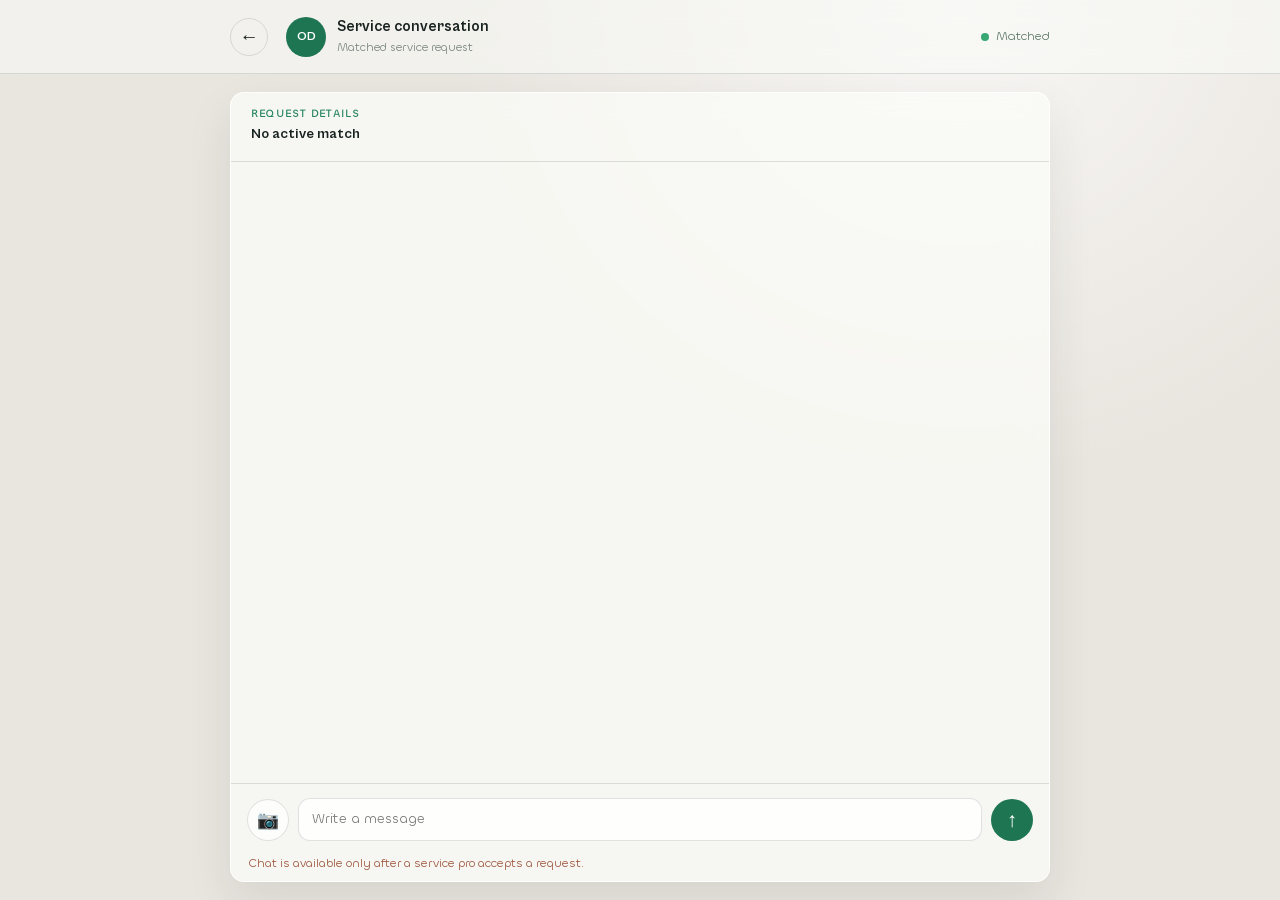
<file: TA/service-provider/chat.html>
<!DOCTYPE html>
<html lang="en">
<head>
  <meta charset="UTF-8">
  <meta name="viewport" content="width=device-width, initial-scale=1.0">
  <title>Service chat | On-Demand</title>
  <link rel="stylesheet" href="chat.css">
</head>
<body>
  <header class="chat-topbar"><a class="back-link" id="backLink" href="provider.html" aria-label="Back to requests">&#8592;</a><div class="person"><span class="avatar" id="chatAvatar">OD</span><div><strong id="chatTitle">Service conversation</strong><small id="chatSubtitle">Matched service request</small></div></div><span class="secure-label"><i></i> Matched</span></header>
  <main class="chat-shell">
    <section class="job-strip"><span class="eyebrow">Request details</span><strong id="jobService">Loading request</strong><span id="jobLocation"></span></section>
    <section class="chat-window" id="chatMessages" aria-live="polite" aria-label="Messages"></section>
    <form class="composer" id="messageForm">
      <label class="icon-control" for="photoInput" title="Attach a photo" aria-label="Attach a photo">&#128247;</label>
      <input id="photoInput" type="file" accept="image/*" capture="environment" hidden>
      <textarea id="messageInput" rows="1" maxlength="1000" placeholder="Write a message" aria-label="Write a message"></textarea>
      <button class="send-button" type="submit" aria-label="Send message">&#8593;</button>
    </form>
    <form class="invoice-composer" id="invoiceForm" hidden>
      <span class="invoice-label">Send an invoice</span>
      <input id="invoiceDescription" type="text" maxlength="120" placeholder="Work and materials" aria-label="Invoice description" required>
      <label class="amount-field"><span>NGN</span><input id="invoiceAmount" type="number" min="1" step="1" placeholder="Amount" aria-label="Invoice amount" required></label>
      <button type="submit">Attach invoice</button>
    </form>
    <p class="chat-notice" id="chatNotice" role="status" aria-live="polite"></p>
  </main>
  <div class="modal-backdrop" id="invoiceModal" role="dialog" aria-modal="true" aria-labelledby="invoiceModalTitle" hidden>
    <section class="invoice-dialog"><button class="close-button" id="closeInvoice" type="button" aria-label="Close invoice">&times;</button><p class="eyebrow">On-Demand invoice</p><h2 id="invoiceModalTitle">Pricing invoice</h2><p class="invoice-description" id="invoiceModalDescription"></p><div class="invoice-total"><span>Total due</span><strong id="invoiceModalAmount"></strong></div><button class="primary-button" id="confirmInvoice" type="button">Acknowledge invoice</button></section>
  </div>
  <script src="chat.js"></script>
</body>
</html>
</file>
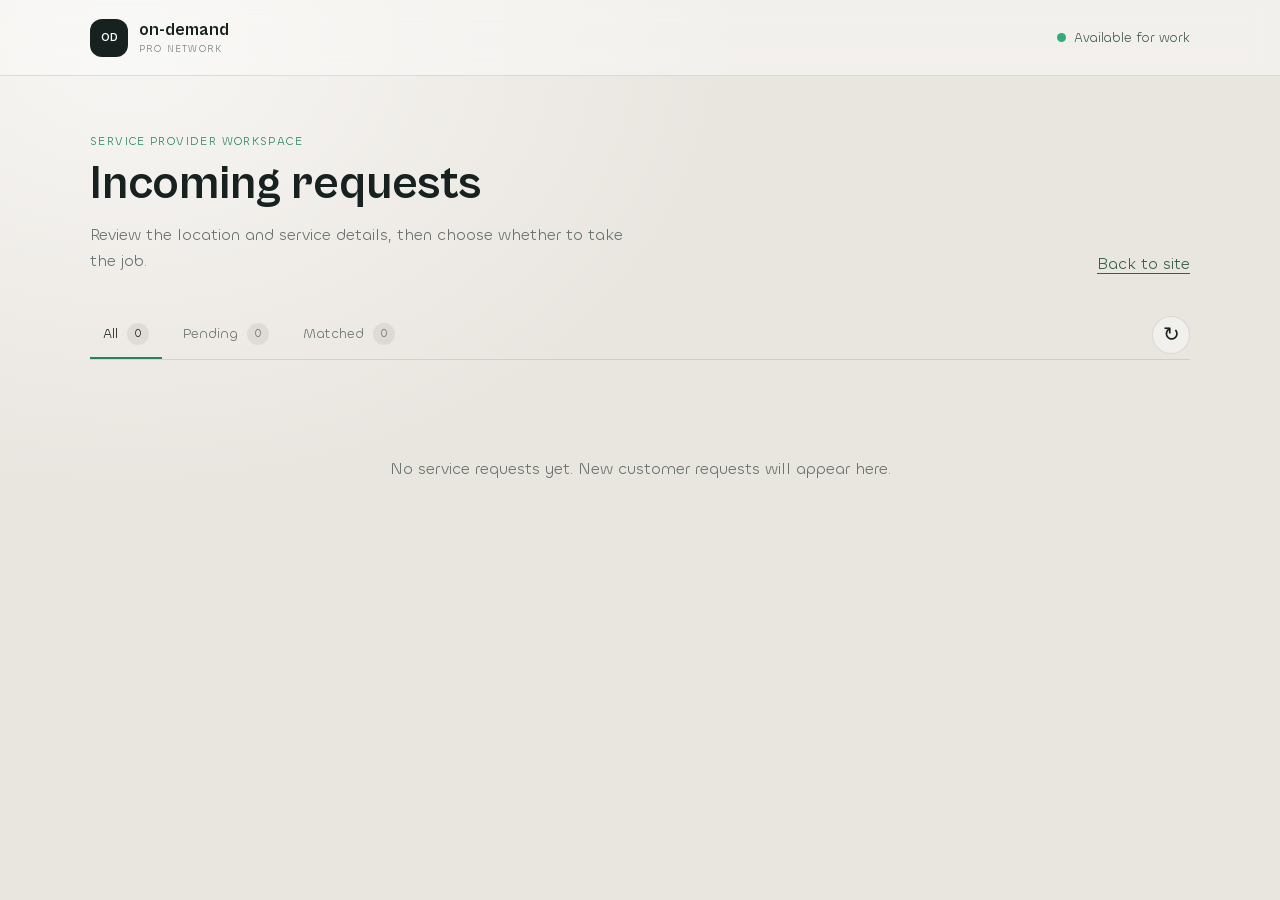
<file: TA/service-provider/provider.html>
<!DOCTYPE html>
<html lang="en">
<head>
  <meta charset="UTF-8">
  <meta name="viewport" content="width=device-width, initial-scale=1.0">
  <title>Service requests | On-Demand</title>
  <link rel="stylesheet" href="provider.css">
</head>
<body>
  <header class="topbar">
    <a class="brand" href="../../index.html"><span class="brand-mark">OD</span><span>on-demand <small>PRO NETWORK</small></span></a>
    <span class="availability"><i></i> Available for work</span>
  </header>
  <main class="page-shell">
    <section class="page-heading">
      <div><p class="eyebrow">Service provider workspace</p><h1>Incoming requests</h1><p>Review the location and service details, then choose whether to take the job.</p></div>
      <a class="text-link" href="../../index.html">Back to site</a>
    </section>
    <section class="request-toolbar" aria-label="Request filters">
      <div class="filter-tabs" role="group" aria-label="Filter requests">
        <button class="filter-tab is-active" type="button" data-filter="all">All <span id="allCount">0</span></button>
        <button class="filter-tab" type="button" data-filter="pending">Pending <span id="pendingCount">0</span></button>
        <button class="filter-tab" type="button" data-filter="matched">Matched <span id="matchedCount">0</span></button>
      </div>
      <button class="icon-button" id="refreshRequests" type="button" title="Refresh requests" aria-label="Refresh requests">&#8635;</button>
    </section>
    <section class="request-list" id="requestList" aria-live="polite"></section>
    <p class="empty-state" id="emptyState" hidden>No service requests yet. New customer requests will appear here.</p>
  </main>
  <div class="modal-backdrop" id="matchModal" role="dialog" aria-modal="true" aria-labelledby="matchTitle" hidden>
    <section class="match-dialog">
      <button class="icon-button close-button" id="closeMatch" type="button" aria-label="Close">&times;</button>
      <p class="eyebrow">Match confirmed</p><h2 id="matchTitle">You’ve accepted this request</h2>
      <p id="matchCopy">You can now coordinate directly with the customer.</p>
      <a class="primary-link" id="proOpenChat" href="chat.html">Open chat</a>
    </section>
  </div>
  <script src="provider.js"></script>
</body>
</html>
</file>
<file: css/base.css>
/* ---------- Fonts ---------- */
@font-face {
  font-family: 'Chillax';
  src: url('../assets/fonts/Chillax/Chillax-Regular.woff2') format('woff2');
  font-weight: 400;
  font-display: swap;
}
@font-face {
  font-family: 'Chillax';
  src: url('../assets/fonts/Chillax/Chillax-Medium.woff2') format('woff2');
  font-weight: 500;
  font-display: swap;
}
@font-face {
  font-family: 'Chillax';
  src: url('../assets/fonts/Chillax/Chillax-Semibold.woff2') format('woff2');
  font-weight: 600;
  font-display: swap;
}
@font-face {
  font-family: 'Chillax';
  src: url('../assets/fonts/Chillax/Chillax-Bold.woff2') format('woff2');
  font-weight: 700;
  font-display: swap;
}
@font-face {
  font-family: 'Cabinet Grotesk';
  src: url('../assets/fonts/CabinetGrotesk/CabinetGrotesk-Regular.woff2') format('woff2');
  font-weight: 400;
  font-display: swap;
}
@font-face {
  font-family: 'Cabinet Grotesk';
  src: url('../assets/fonts/CabinetGrotesk/CabinetGrotesk-Medium.woff2') format('woff2');
  font-weight: 500;
  font-display: swap;
}
@font-face {
  font-family: 'Cabinet Grotesk';
  src: url('../assets/fonts/CabinetGrotesk/CabinetGrotesk-Bold.woff2') format('woff2');
  font-weight: 700;
  font-display: swap;
}
@font-face {
  font-family: 'Cabinet Grotesk';
  src: url('../assets/fonts/CabinetGrotesk/CabinetGrotesk-Black.woff2') format('woff2');
  font-weight: 800;
  font-display: swap;
}

/* ---------- Reset & variables ---------- */
*, *::before, *::after { margin: 0; padding: 0; box-sizing: border-box; }

:root {
  --black: #0a0a0a;
  --white: #ffffff;
  --off:   #f5f5f3;
  --gray:  #6f6f6f;
  --line:  #e4e4e1;
  --font-head: 'Cabinet Grotesk', sans-serif;
  --font-body: 'Chillax', sans-serif;
}

html { scroll-behavior: smooth; }

body {
  font-family: var(--font-body);
  font-weight: 400;
  color: var(--black);
  background: var(--white);
  line-height: 1.6;
  -webkit-font-smoothing: antialiased;
}

img, video { display: block; max-width: 100%; }
a { color: inherit; text-decoration: none; }
button { font-family: inherit; cursor: pointer; }

h1, h2, h3 { font-family: var(--font-head); font-weight: 700; line-height: 1.05; letter-spacing: -0.02em; }

.container { width: min(1180px, 92%); margin: 0 auto; }

.label {
  font-family: var(--font-body);
  font-size: 0.75rem;
  font-weight: 500;
  text-transform: uppercase;
  letter-spacing: 0.22em;
  margin-bottom: 1.2rem;
}

/* ---------- Buttons ---------- */
.btn {
  display: inline-block;
  font-family: var(--font-head);
  font-weight: 600;
  font-size: 0.95rem;
  padding: 0.85rem 1.9rem;
  border-radius: 100px;
  border: 1px solid transparent;
  transition: all .25s ease;
}
.btn-light { background: var(--white); color: var(--black); }
.btn-light:hover { background: transparent; color: var(--white); border-color: var(--white); }
.btn-dark  { background: var(--black); color: var(--white); }
.btn-dark:hover  { background: transparent; color: var(--black); border-color: var(--black); }
.btn-ghost { background: transparent; color: var(--white); border-color: rgba(255,255,255,.5); }
.btn-ghost:hover { border-color: var(--white); }
.btn-big   { padding: 1.1rem 2.6rem; font-size: 1.1rem; }

/* ---------- Header ---------- */
.header {
  position: fixed;
  top: 0; left: 0; right: 0;
  z-index: 100;
  padding: 1.1rem 0;
  transition: all .3s ease;
}
.header.scrolled {
  background: rgba(10,10,10,.85);
  backdrop-filter: blur(14px);
  -webkit-backdrop-filter: blur(14px);
  padding: 0.7rem 0;
}
.nav-wrap {
  display: flex;
  align-items: center;
  justify-content: space-between;
  position: relative;
}

.logo {
  display: inline-flex;
  align-items: center;
  gap: 0.7rem;
  font-family: var(--font-head);
  font-weight: 800;
  font-size: 1.35rem;
  color: var(--white);
  letter-spacing: -0.02em;
  position: relative;
  z-index: 110;
}
.logo-word { display: inline-flex; align-items: center; }
.logo-word span { font-weight: 400; }
.brand-mark {
  display: inline-flex;
  width: 26px;
  height: 26px;
  flex-shrink: 0;
  overflow: hidden;
}
.brand-mark img {
  width: 100%;
  height: 100%;
  display: block;
}

.nav { display: flex; align-items: center; gap: 2rem; }
.nav-link {
  color: rgba(255,255,255,.85);
  font-size: 0.95rem;
  font-weight: 500;
  transition: color .2s;
}
.nav-link:hover { color: var(--white); }
.nav-cta { margin-left: 0.5rem; }

/* ---------- Hamburger / X button (mobile) ---------- */
.menu-btn {
  display: none;
  flex-direction: column;
  justify-content: center;
  gap: 6px;
  width: 44px; height: 44px;
  background: transparent;
  border: none;
  position: relative;
  z-index: 110;
}
.menu-btn span {
  display: block;
  width: 26px; height: 2px;
  background: var(--white);
  margin: 0 auto;
  transition: transform .3s ease, opacity .3s ease;
}
/* X state */
body.nav-open .menu-btn span:first-child  { transform: translateY(4px) rotate(45deg); }
body.nav-open .menu-btn span:last-child   { transform: translateY(-4px) rotate(-45deg); }

@media (max-width: 820px) {
  .menu-btn { display: flex; }

  .nav {
    position: absolute;
    top: calc(100% + 0.5rem);
    left: 0;
    right: 0;
    max-height: calc(100vh - 110px);
    background: rgba(10,10,10,.98);
    flex-direction: column;
    justify-content: flex-start;
    gap: 2.2rem;
    padding: 2rem 1.25rem 2.5rem;
    overflow-y: auto;
    transform: translateY(-120%);
    opacity: 0;
    pointer-events: none;
    transition: transform .4s cubic-bezier(.7,0,.3,1), opacity .2s ease;
    box-shadow: 0 14px 24px rgba(0,0,0,.2);
    z-index: 90;
  }
  .header.scrolled .nav { top: calc(100% + 0.2rem); }
  body.nav-open .nav {
    transform: translateY(0);
    opacity: 1;
    pointer-events: auto;
  }

  .nav-link { font-family: var(--font-head); font-size: 1.9rem; font-weight: 700; color: var(--white); }
  .nav-cta { margin: 1rem 0 0; font-size: 1.1rem; }
}

/* ---------- Footer ---------- */
.footer { background: var(--black); color: var(--white); padding: 4.5rem 0 2rem; }
.footer-grid {
  display: grid;
  grid-template-columns: 2fr 1fr 1fr;
  gap: 2.5rem;
  padding-bottom: 3rem;
  border-bottom: 1px solid rgba(255,255,255,.15);
}
.footer-tag { color: rgba(255,255,255,.55); margin-top: 0.8rem; max-width: 280px; }
.footer-links { display: flex; flex-direction: column; gap: 0.7rem; }
.footer-links a { color: rgba(255,255,255,.65); font-size: 0.95rem; }
.footer-links a:hover { color: var(--white); }
.footer-bottom {
  display: flex; justify-content: space-between; flex-wrap: wrap; gap: .5rem;
  padding-top: 1.5rem;
  font-size: 0.85rem;
  color: rgba(255,255,255,.45);
}
.footer-bottom a:hover { color: var(--white); }

@media (max-width: 720px) {
  .footer-grid { grid-template-columns: 1fr; }
}

/* ---------- Scroll reveal ---------- */
.reveal { opacity: 0; transform: translateY(28px); transition: opacity .7s ease, transform .7s ease; }
.reveal.visible { opacity: 1; transform: none; }
@media (prefers-reduced-motion: reduce) {
  .reveal { opacity: 1; transform: none; transition: none; }
}
</file>
<file: css/login.css>
:root {
  --auth-bg: rgba(8, 10, 16, 0.3);
  --auth-edge: rgba(255, 255, 255, 0.18);
  --auth-soft: rgba(255, 255, 255, 0.06);
  --auth-strong: rgba(255, 255, 255, 0.12);
  --text-soft: rgba(255, 255, 255, 0.72);
  --text-faint: rgba(255, 255, 255, 0.5);
  --shadow-soft: 0 24px 80px rgba(0, 0, 0, 0.42);
}

body.auth-page {
  min-height: 100vh;
  background: #081018;
  color: #fff;
  position: relative;
  overflow-x: hidden;
}

.auth-video {
  position: fixed;
  inset: 0;
  width: 100%;
  height: 100%;
  object-fit: cover;
  filter: saturate(0.85) brightness(0.45) contrast(1.1);
  z-index: 0;
}

.auth-backdrop {
  position: fixed;
  inset: 0;
  background:
    linear-gradient(135deg, rgba(8, 10, 16, 0.7), rgba(8, 10, 16, 0.25)),
    radial-gradient(circle at top left, rgba(255, 255, 255, 0.12), transparent 30%),
    rgba(8, 10, 16, 0.16);
  z-index: 1;
}

.auth-header {
  position: relative;
  z-index: 2;
  max-width: 1220px;
  margin: 0 auto;
  padding: 1.3rem 2rem 0;
  display: flex;
  align-items: center;
  justify-content: space-between;
  gap: 1rem;
}

.auth-brand {
  display: inline-flex;
  align-items: center;
}

.auth-header {
  display: grid;
  grid-template-columns: 1fr auto 1fr;
  align-items: center;
  width: min(100%, 1220px);
}

.auth-brand {
  justify-self: start;
}

.brand {
  display: inline-flex;
  align-items: center;
  gap: 0.7rem;
  font-weight: 800;
  font-size: 1.3rem;
  letter-spacing: -0.04em;
  color: #fff;
}

.brand-mark {
  display: inline-flex;
  width: 28px;
  height: 28px;
  flex-shrink: 0;
}

.brand-mark img {
  width: 100%;
  height: 100%;
  display: block;
}

.logo-word {
  font-family: var(--font-head);
  font-weight: 800;
  font-size: 1.2rem;
}

.logo-word span {
  font-weight: 500;
}

.auth-switch {
  position: relative;
  display: inline-flex;
  align-items: center;
  justify-content: center;
  gap: 0.45rem;
  padding: 0.35rem;
  background: rgba(10, 11, 18, 0.3);
  border: 1px solid rgba(255, 255, 255, 0.12);
  border-radius: 10px;
  backdrop-filter: blur(10px);
  justify-self: center;
  margin-top: 0.2rem;
}

.auth-switch a {
  display: inline-flex;
  align-items: center;
  justify-content: center;
  min-width: 110px;
  padding: 0.7rem 1rem;
  border-radius: 999px;
  font-family: var(--font-head);
  font-weight: 700;
  letter-spacing: -0.02em;
  color: var(--text-soft);
  transition: all 0.2s ease;
}

.auth-switch a.active,
.auth-switch a:hover {
  text-decoration: underline;
  text-decoration-thickness: 1.5px;
  text-decoration-color: whitesmoke;
  color: #fff;
}

.auth-shell {
  position: relative;
  z-index: 2;
  width: min(100%, 1220px);
  min-height: calc(100vh - 130px);
  margin: 0 auto;
  display: grid;
  place-items: center;
  padding: 1.5rem 1.25rem 3.5rem;
}

.auth-card {
  width: min(100%, 680px);
  padding: clamp(1.5rem, 2vw, 2.4rem);
}

.card-top {
  display: grid;
  gap: 0.6rem;
  margin-bottom: 1.4rem;
}

.card-top .label {
  margin: 0;
  color: rgba(255, 255, 255, 0.72);
}

.card-top h1 {
  font-size: clamp(2.2rem, 3vw, 3.4rem);
  letter-spacing: -0.06em;
  line-height: 0.96;
  color: #fff;
}

.subtitle {
  color: var(--text-soft);
  font-size: 0.98rem;
  max-width: 38ch;
}

.category-picker {
  display: grid;
  grid-template-columns: repeat(3, minmax(0, 1fr));
  gap: 0.75rem;
  margin: 1.4rem 0 1.2rem;
}

.btn-select {
  appearance: none;
  border: 1px solid rgba(255, 255, 255, 0.14);
  background: var(--auth-soft);
  color: rgba(255, 255, 255, 0.8);
  border-radius: 14px;
  padding: 0.9rem 0.8rem;
  font-family: var(--font-head);
  font-weight: 700;
  font-size: 0.95rem;
  cursor: pointer;
  transition: all 0.2s ease;
}

.btn-select :hover,
.btn-select:focus-visible {
  border-color: rgba(255, 255, 255, 0.26);
  background: rgba(255, 255, 255, 0.08);
  outline: none;
}

.btn-select.is-selected {
  background: rgba(255, 255, 255, 0.14);
  border-color: rgba(255, 255, 255, 0.26);
  color: #fff;
  box-shadow: inset 0 0 0 1px rgba(255, 255, 255, 0.08);
}

.auth-options {
  position: relative;
  min-height: 220px;
  display: none;
  gap: 0.75rem;
}

.auth-options.is-visible,
.form-placeholder.is-visible {
  display: grid;
  animation: fadeUp 0.25s ease;
}

.auth-form,
.auth-screen {
  display: none;
}

.auth-form.is-visible,
.auth-screen.is-visible {
  display: block;
  animation: fadeUp 0.25s ease;
}

.auth-screen__panel {
  display: grid;
  gap: 0.9rem;
  min-height: 220px;
  padding: 1.6rem 1.3rem;
  border-radius: 18px;
  border: 1px solid rgba(255, 255, 255, 0.14);
  background: rgba(255, 255, 255, 0.04);
  text-align: left;
}

.auth-screen__panel h2 {
  margin: 0;
  font-family: var(--font-head);
  font-size: clamp(1.8rem, 2vw, 2.4rem);
  color: #fff;
  letter-spacing: -0.05em;
}

.auth-screen__panel .subtitle {
  max-width: 34ch;
}

.form-placeholder {
  min-height: 220px;
  display: flex;
  align-items: center;
  justify-content: center;
  text-align: center;
  padding: 2rem 1rem;
  border-radius: 18px;
  border: 1px dashed rgba(255, 255, 255, 0.18);
  background: rgba(255, 255, 255, 0.02);
  color: var(--text-soft);
}

.form-placeholder strong {
  display: block;
  margin-bottom: 0.2rem;
  color: #fff;
  font-family: var(--font-head);
  font-size: 1.1rem;
}

.form-grid {
  display: grid;
  gap: 1rem;
}

.form-row {
  position: relative;
}

.form-field,
.form-select {
  width: 100%;
  border-radius: 16px;
  border: 1px solid rgba(255, 255, 255, 0.12);
  background: rgba(255, 255, 255, 0.04);
  color: #000;
  padding: 1rem 1.15rem;
  font-size: 1rem;
  transition: border-color 0.2s ease, box-shadow 0.2s ease, background 0.2s ease;
}

.form-select {
  appearance: none;
}
.file-upload {
  display: grid;
  gap: 0.45rem;
}

.file-upload__label {
  color: rgba(255, 255, 255, 0.74);
  font-size: 0.8rem;
  letter-spacing: 0.04em;
  text-transform: uppercase;
}

.file-field {
  padding: 0.85rem 1rem;
}

.file-field::file-selector-button {
  margin-right: 0.9rem;
  border: 1px solid rgba(255, 255, 255, 0.18);
  background: rgba(255, 255, 255, 0.08);
  color: #fff;
  border-radius: 10px;
  padding: 0.7rem 1rem;
  cursor: pointer;
  font-family: var(--font-head);
  font-weight: 700;
}

.file-field::file-selector-button:hover {
  background: rgba(255, 255, 255, 0.12);
}
.form-field::placeholder {
  color: rgba(255, 255, 255, 0.55);
}

.form-field:focus,
.form-select:focus {
  outline: none;
  border-color: rgba(255, 255, 255, 0.35);
  background: rgba(255, 255, 255, 0.06);
  box-shadow: 0 0 0 4px rgba(255, 255, 255, 0.05);
}

.password-row .form-field {
  padding-right: 3.4rem;
}

.toggle-password {
  position: absolute;
  right: 0.9rem;
  top: 50%;
  transform: translateY(-50%);
  width: 2.2rem;
  height: 2.2rem;
  border: none;
  background: transparent;
  color: rgba(255, 255, 255, 0.8);
  display: inline-flex;
  align-items: center;
  justify-content: center;
  cursor: pointer;
}

.toggle-password:hover,
.toggle-password:focus-visible {
  color: #fff;
  outline: none;
}

.toggle-password svg {
  width: 1.2rem;
  height: 1.2rem;
  stroke: currentColor;
  fill: none;
  stroke-width: 1.8;
  stroke-linecap: round;
  stroke-linejoin: round;
}

.toggle-password .icon-eye-closed {
  display: none;
}

.toggle-password.is-visible .icon-eye-open {
  display: none;
}

.toggle-password.is-visible .icon-eye-closed {
  display: block;
}

.form-actions {
  display: flex;
  align-items: center;
  justify-content: space-between;
  gap: 1rem;
  margin-top: 0.8rem;
}

.form-actions .btn {
  flex: 1;
  justify-content: center;
}

.auth-link {
  display: inline-flex;
  align-items: center;
  color: rgba(255, 255, 255, 0.74);
  font-size: 0.88rem;
}

.auth-link:hover {
  color: #fff;
}

.auth-legal {
  margin-top: 1.1rem;
  text-align: center;
  color: rgba(255, 255, 255, 0.7);
  font-size: 0.8rem;
  line-height: 1.5;
}

.auth-legal a,
.auth-footer a {
  color: #fff;
  font-weight: 600;
}

.auth-footer {
  margin-top: 1.4rem;
  text-align: center;
  color: var(--text-soft);
  font-size: 0.95rem;
}

@keyframes fadeUp {
  from {
    opacity: 0;
    transform: translateY(8px);
  }
  to {
    opacity: 1;
    transform: translateY(0);
  }
}

@media (max-width: 680px) {
  .auth-header {
    padding-left: 1rem;
    padding-right: 1rem;
  }

  .auth-switch {
    gap: 0.2rem;
    padding: 0.25rem;
  }

  .auth-switch a {
    min-width: 94px;
    font-size: 0.85rem;
    padding: 0.65rem 0.8rem;
  }

  .category-picker {
    grid-template-columns: 1fr;
  }

  .form-actions {
    flex-direction: column;
    align-items: stretch;
  }

  .auth-link {
    justify-content: center;
  }
}
</file>
<file: css/terms.css>
.terms-page { padding: 9rem 0 5rem; background: var(--off); min-height: 100vh; }
.terms-wrap { display: grid; grid-template-columns: 300px 1fr; gap: 4rem; align-items: start; }

.terms-side { position: sticky; top: 110px; }
.terms-side h1 { font-size: 2.6rem; text-transform: uppercase; }
.terms-date { color: var(--gray); font-size: 0.85rem; margin: 0.6rem 0 1.8rem; }
.terms-nav { display: flex; flex-direction: column; gap: 0.15rem; border-left: 1px solid var(--line); }
.terms-nav a {
  padding: 0.45rem 0 0.45rem 1rem;
  margin-left: -1px;
  border-left: 1px solid transparent;
  color: var(--gray);
  font-size: 0.92rem;
  transition: all .2s;
}
.terms-nav a:hover { color: var(--black); border-left-color: var(--black); }

.terms-body { background: var(--white); border-radius: 20px; padding: clamp(1.5rem, 4vw, 3.5rem); }

.terms-note {
  background: var(--black);
  color: rgba(255,255,255,.85);
  border-radius: 12px;
  padding: 1.2rem 1.4rem;
  font-size: 0.92rem;
  margin-bottom: 2.5rem;
}

.terms-body section { margin-bottom: 2.6rem; scroll-margin-top: 100px; }
.terms-body h2 { font-size: 1.5rem; margin-bottom: 0.8rem; }
.terms-body p, .terms-body li { color: #3d3d3d; margin-bottom: 0.7rem; }
.terms-body ul { padding-left: 1.3rem; margin-bottom: 0.7rem; }
.terms-body strong { color: var(--black); }

.terms-back { margin-top: 1rem; }

@media (max-width: 900px) {
  .terms-wrap { grid-template-columns: 1fr; gap: 2rem; }
  .terms-side { position: static; }
  .terms-nav { flex-direction: row; flex-wrap: wrap; gap: 0.5rem; border-left: none; }
  .terms-nav a { border: 1px solid var(--line); border-radius: 100px; padding: 0.35rem 0.9rem; margin-left: 0; }
  .terms-nav a:hover { border-color: var(--black); }
}
</file>
<file: TA/service-provider/chat.css>
@font-face{font-family:Chillax;src:url('../../assets/fonts/Chillax/Chillax-Regular.woff2') format('woff2');font-weight:400;font-display:swap}@font-face{font-family:Cabinet;src:url('../../assets/fonts/CabinetGrotesk/CabinetGrotesk-Bold.woff2') format('woff2');font-weight:700;font-display:swap}
:root{font-family:Chillax,sans-serif;color:#17211f;background:#e9e5df;--muted:#75817c;--line:rgba(28,43,39,.13);--green:#25845d}*{box-sizing:border-box}body{margin:0;min-height:100vh;background:radial-gradient(ellipse at 75% 0,rgba(255,255,255,.7),transparent 38%),#e9e5df}.chat-topbar{height:74px;padding:0 max(20px,calc((100vw - 820px)/2));display:flex;align-items:center;gap:18px;border-bottom:1px solid var(--line);background:rgba(249,250,247,.58);backdrop-filter:blur(14px)}.back-link{display:grid;place-items:center;width:38px;height:38px;border:1px solid var(--line);border-radius:50%;text-decoration:none;color:inherit;font-size:1.2rem}.person{display:flex;align-items:center;gap:11px;min-width:0}.avatar{display:grid;place-items:center;width:40px;height:40px;border-radius:50%;background:#1e7552;color:white;font:700 .8rem Cabinet,sans-serif}.person strong,.person small{display:block;overflow:hidden;text-overflow:ellipsis;white-space:nowrap}.person strong{font:700 .95rem Cabinet,sans-serif}.person small{margin-top:3px;color:var(--muted);font-size:.74rem}.secure-label{display:flex;align-items:center;gap:7px;margin-left:auto;color:#54705f;font-size:.78rem}.secure-label i{width:8px;height:8px;border-radius:50%;background:#37a774}.chat-shell{display:flex;flex-direction:column;width:min(820px,calc(100% - 32px));height:calc(100dvh - 110px);min-height:480px;margin:18px auto 0;overflow:hidden;border:1px solid rgba(255,255,255,.75);border-radius:14px;background:rgba(251,252,249,.74);box-shadow:0 20px 48px rgba(30,43,37,.09);backdrop-filter:blur(15px)}.job-strip{display:grid;grid-template-columns:1fr auto;gap:4px 20px;padding:14px 20px;border-bottom:1px solid var(--line)}.eyebrow{grid-column:1/-1;margin:0;color:var(--green);font-size:.64rem;font-weight:700;letter-spacing:.12em;text-transform:uppercase}.job-strip strong{font:700 .9rem Cabinet,sans-serif}.job-strip>span:last-child{grid-column:1/-1;color:var(--muted);font-size:.78rem;overflow-wrap:anywhere}.chat-window{flex:1;overflow:auto;padding:24px;display:flex;flex-direction:column;gap:13px}.message{display:flex;max-width:min(78%,560px);flex-direction:column;align-items:flex-start;gap:4px}.message.mine{align-self:flex-end;align-items:flex-end}.bubble{padding:11px 14px;border-radius:12px 12px 12px 3px;background:#eef1ec;color:#24312a;font-size:.87rem;line-height:1.55;white-space:pre-wrap;overflow-wrap:anywhere}.mine .bubble{border-radius:12px 12px 3px 12px;background:#1e7552;color:white}.message-time{color:#929c96;font-size:.65rem}.photo-message{display:block;width:min(240px,100%);max-height:230px;object-fit:cover;border-radius:10px}.invoice-card{min-width:210px;padding:13px;border:1px solid rgba(37,132,93,.24);border-radius:10px;background:#f6faf5}.invoice-card span,.invoice-card strong{display:block}.invoice-card span{color:var(--muted);font-size:.73rem}.invoice-card strong{margin:5px 0 10px;font:700 .96rem Cabinet,sans-serif}.invoice-open{border:0;background:transparent;color:#1f7652;padding:0;font:700 .78rem Chillax,sans-serif;text-decoration:underline;text-underline-offset:3px;cursor:pointer}.composer{display:grid;grid-template-columns:42px minmax(0,1fr) 42px;gap:9px;align-items:end;padding:14px 16px;border-top:1px solid var(--line)}.icon-control,.send-button{display:grid;place-items:center;width:42px;height:42px;border:1px solid var(--line);border-radius:50%;background:rgba(255,255,255,.7);color:#34423b;font-size:1.1rem;cursor:pointer}.composer textarea{max-height:120px;min-height:42px;padding:11px 13px;resize:none;border:1px solid var(--line);border-radius:12px;background:rgba(255,255,255,.76);font:400 .86rem Chillax,sans-serif;color:inherit;outline:none}.composer textarea:focus,.invoice-composer input:focus{border-color:#64a884;box-shadow:0 0 0 3px rgba(37,132,93,.1)}.send-button{border:0;background:#1e7552;color:white;font-size:1.3rem}.invoice-composer{display:grid;grid-template-columns:1fr 1.2fr 1fr auto;gap:9px;align-items:center;padding:0 16px 13px}.invoice-composer[hidden]{display:none}.invoice-label{color:#54705f;font-size:.77rem;font-weight:700}.invoice-composer input{width:100%;min-width:0;height:40px;padding:0 10px;border:1px solid var(--line);border-radius:8px;background:#fff;font:400 .78rem Chillax,sans-serif;outline:none}.amount-field{display:flex;align-items:center;border:1px solid var(--line);border-radius:8px;background:#fff}.amount-field span{padding-left:9px;color:var(--muted);font-size:.7rem}.amount-field input{border:0;box-shadow:none!important}.invoice-composer>button,.primary-button{min-height:40px;padding:0 12px;border:0;border-radius:8px;background:#1e7552;color:white;font:600 .76rem Chillax,sans-serif;cursor:pointer}.chat-notice{min-height:0;margin:0;padding:0 18px;color:#9a4d35;font-size:.76rem}.chat-notice:not(:empty){padding-bottom:9px}.modal-backdrop{position:fixed;inset:0;z-index:3;display:grid;place-items:center;padding:20px;background:rgba(10,20,16,.44);backdrop-filter:blur(5px)}.modal-backdrop[hidden]{display:none}.invoice-dialog{position:relative;width:min(100%,420px);padding:34px;border:1px solid rgba(255,255,255,.8);border-radius:14px;background:#fafbf8;box-shadow:0 24px 80px rgba(0,0,0,.24)}.close-button{position:absolute;right:14px;top:12px;width:34px;height:34px;border:0;border-radius:50%;background:rgba(23,33,31,.07);font-size:1.4rem;cursor:pointer}.invoice-dialog h2{margin:0;font:700 1.8rem Cabinet,sans-serif}.invoice-description{margin:18px 0;color:#69726f;line-height:1.55}.invoice-total{display:flex;justify-content:space-between;align-items:center;margin:22px 0;padding:15px 0;border-top:1px solid var(--line);border-bottom:1px solid var(--line)}.invoice-total span{color:var(--muted);font-size:.82rem}.invoice-total strong{font:700 1.2rem Cabinet,sans-serif}.primary-button{width:100%;min-height:46px;font-size:.84rem}
@media(max-width:620px){.chat-topbar{height:66px;padding:0 14px;gap:11px}.chat-shell{height:calc(100dvh - 84px);min-height:420px;margin-top:10px;border-radius:12px}.chat-window{padding:16px 12px}.message{max-width:88%}.invoice-composer{grid-template-columns:1fr 1fr}.invoice-label{grid-column:1/-1}.invoice-composer>button{grid-column:1/-1}.invoice-dialog{padding:30px 22px}}
</file>
<file: TA/service-provider/provider.css>
@font-face{font-family:Chillax;src:url('../../assets/fonts/Chillax/Chillax-Regular.woff2') format('woff2');font-weight:400;font-display:swap}
@font-face{font-family:Cabinet;src:url('../../assets/fonts/CabinetGrotesk/CabinetGrotesk-Bold.woff2') format('woff2');font-weight:700;font-display:swap}
:root{font-family:Chillax,sans-serif;color:#17211f;background:#e9e5df;font-synthesis:none;--muted:#69726f;--line:rgba(28,43,39,.12);--green:#25845d;--panel:rgba(255,255,255,.72)}
*{box-sizing:border-box}body{margin:0;min-height:100vh;background:radial-gradient(ellipse at 10% 5%,rgba(255,255,255,.65),transparent 38%),#e9e5df}.topbar{height:76px;padding:0 max(24px,calc((100vw - 1100px)/2));display:flex;justify-content:space-between;align-items:center;border-bottom:1px solid var(--line);background:rgba(249,250,247,.55);backdrop-filter:blur(14px)}.brand{display:flex;align-items:center;gap:11px;text-decoration:none;color:inherit;font-family:Cabinet,sans-serif;font-size:1.1rem}.brand small{display:block;margin-top:2px;color:var(--muted);font:600 .58rem Chillax,sans-serif;letter-spacing:.13em}.brand-mark{display:grid;place-items:center;width:38px;height:38px;border-radius:12px;background:#17211f;color:#fff;font:700 .74rem Cabinet,sans-serif;letter-spacing:0}.availability{display:flex;align-items:center;gap:8px;color:#42544c;font-size:.82rem}.availability i{width:9px;height:9px;border-radius:50%;background:#35a976}.page-shell{width:min(1100px,calc(100% - 40px));margin:58px auto}.page-heading{display:flex;justify-content:space-between;align-items:end;gap:24px;margin-bottom:36px}.eyebrow{margin:0 0 10px;color:var(--green);font-size:.72rem;font-weight:700;letter-spacing:.12em;text-transform:uppercase}.page-heading h1,.match-dialog h2{margin:0;font:700 clamp(2rem,5vw,3rem)/1 Cabinet,sans-serif;letter-spacing:0}.page-heading p:not(.eyebrow){max-width:560px;margin:14px 0 0;color:var(--muted);line-height:1.65}.text-link{color:#355f4b;text-decoration:underline;text-underline-offset:4px;font-weight:600}.request-toolbar{display:flex;justify-content:space-between;align-items:center;border-bottom:1px solid var(--line);margin-bottom:18px}.filter-tabs{display:flex;gap:8px}.filter-tab{display:flex;align-items:center;gap:9px;padding:12px 13px;border:0;border-bottom:2px solid transparent;background:transparent;color:var(--muted);font:inherit;font-size:.85rem;cursor:pointer}.filter-tab span{display:grid;place-items:center;min-width:22px;height:22px;padding:0 5px;border-radius:12px;background:rgba(23,33,31,.07);font-size:.72rem}.filter-tab.is-active{border-bottom-color:var(--green);color:#17211f}.icon-button{display:grid;place-items:center;width:38px;height:38px;border:1px solid var(--line);border-radius:50%;background:rgba(255,255,255,.42);color:inherit;font:inherit;font-size:1.25rem;cursor:pointer}.request-list{display:grid;gap:12px}.request-card{display:grid;grid-template-columns:minmax(0,1fr) auto;gap:24px;align-items:center;padding:22px 24px;border:1px solid rgba(255,255,255,.76);border-radius:14px;background:var(--panel);box-shadow:0 12px 30px rgba(33,43,39,.06);backdrop-filter:blur(12px)}.request-main{min-width:0}.request-meta{display:flex;align-items:center;gap:10px;margin-bottom:10px}.request-meta h2{margin:0;font:700 1.2rem Cabinet,sans-serif}.status{padding:5px 9px;border-radius:99px;background:rgba(37,132,93,.12);color:#246e50;font-size:.68rem;font-weight:700;text-transform:uppercase}.status.pending{background:rgba(194,129,39,.13);color:#8a5d19}.request-info{display:flex;flex-wrap:wrap;gap:7px 20px;color:#4f5e58;font-size:.84rem}.request-info span{overflow-wrap:anywhere}.request-time{display:block;margin-top:12px;color:#7a8580;font-size:.75rem}.request-actions{display:flex;gap:8px;align-items:center}.action-button,.primary-link{display:inline-flex;align-items:center;justify-content:center;min-height:42px;padding:0 16px;border:1px solid transparent;border-radius:8px;background:#1e7552;color:#fff;font:600 .84rem Chillax,sans-serif;text-decoration:none;cursor:pointer}.action-button:hover,.primary-link:hover{background:#165e41}.action-button.decline{border-color:var(--line);background:transparent;color:#5c6661}.action-button.decline:hover{background:rgba(23,33,31,.06)}.action-button:disabled{opacity:.55;cursor:not-allowed}.empty-state{padding:64px 20px;text-align:center;color:var(--muted)}.modal-backdrop{position:fixed;inset:0;z-index:5;display:grid;place-items:center;padding:20px;background:rgba(10,20,16,.42);backdrop-filter:blur(5px)}.modal-backdrop[hidden]{display:none}.match-dialog{position:relative;width:min(100%,440px);padding:36px;border:1px solid rgba(255,255,255,.8);border-radius:16px;background:#f8f8f4;box-shadow:0 24px 80px rgba(0,0,0,.22)}.match-dialog h2{font-size:2rem}.match-dialog p:not(.eyebrow){margin:14px 0 24px;color:var(--muted);line-height:1.6}.close-button{position:absolute;top:16px;right:16px;font-size:1.4rem}.primary-link{width:100%;min-height:48px}
@media(max-width:640px){.topbar{height:66px;padding:0 18px}.page-shell{width:calc(100% - 32px);margin:38px auto}.page-heading{align-items:start;flex-direction:column;margin-bottom:28px}.page-heading h1{font-size:2.3rem}.request-card{grid-template-columns:1fr;gap:18px;padding:18px}.request-actions{display:grid;grid-template-columns:1fr 1fr}.action-button{padding:0 10px}.filter-tabs{gap:0}.filter-tab{gap:6px;padding:11px 8px;font-size:.78rem}.match-dialog{padding:30px 22px}}
</file>
